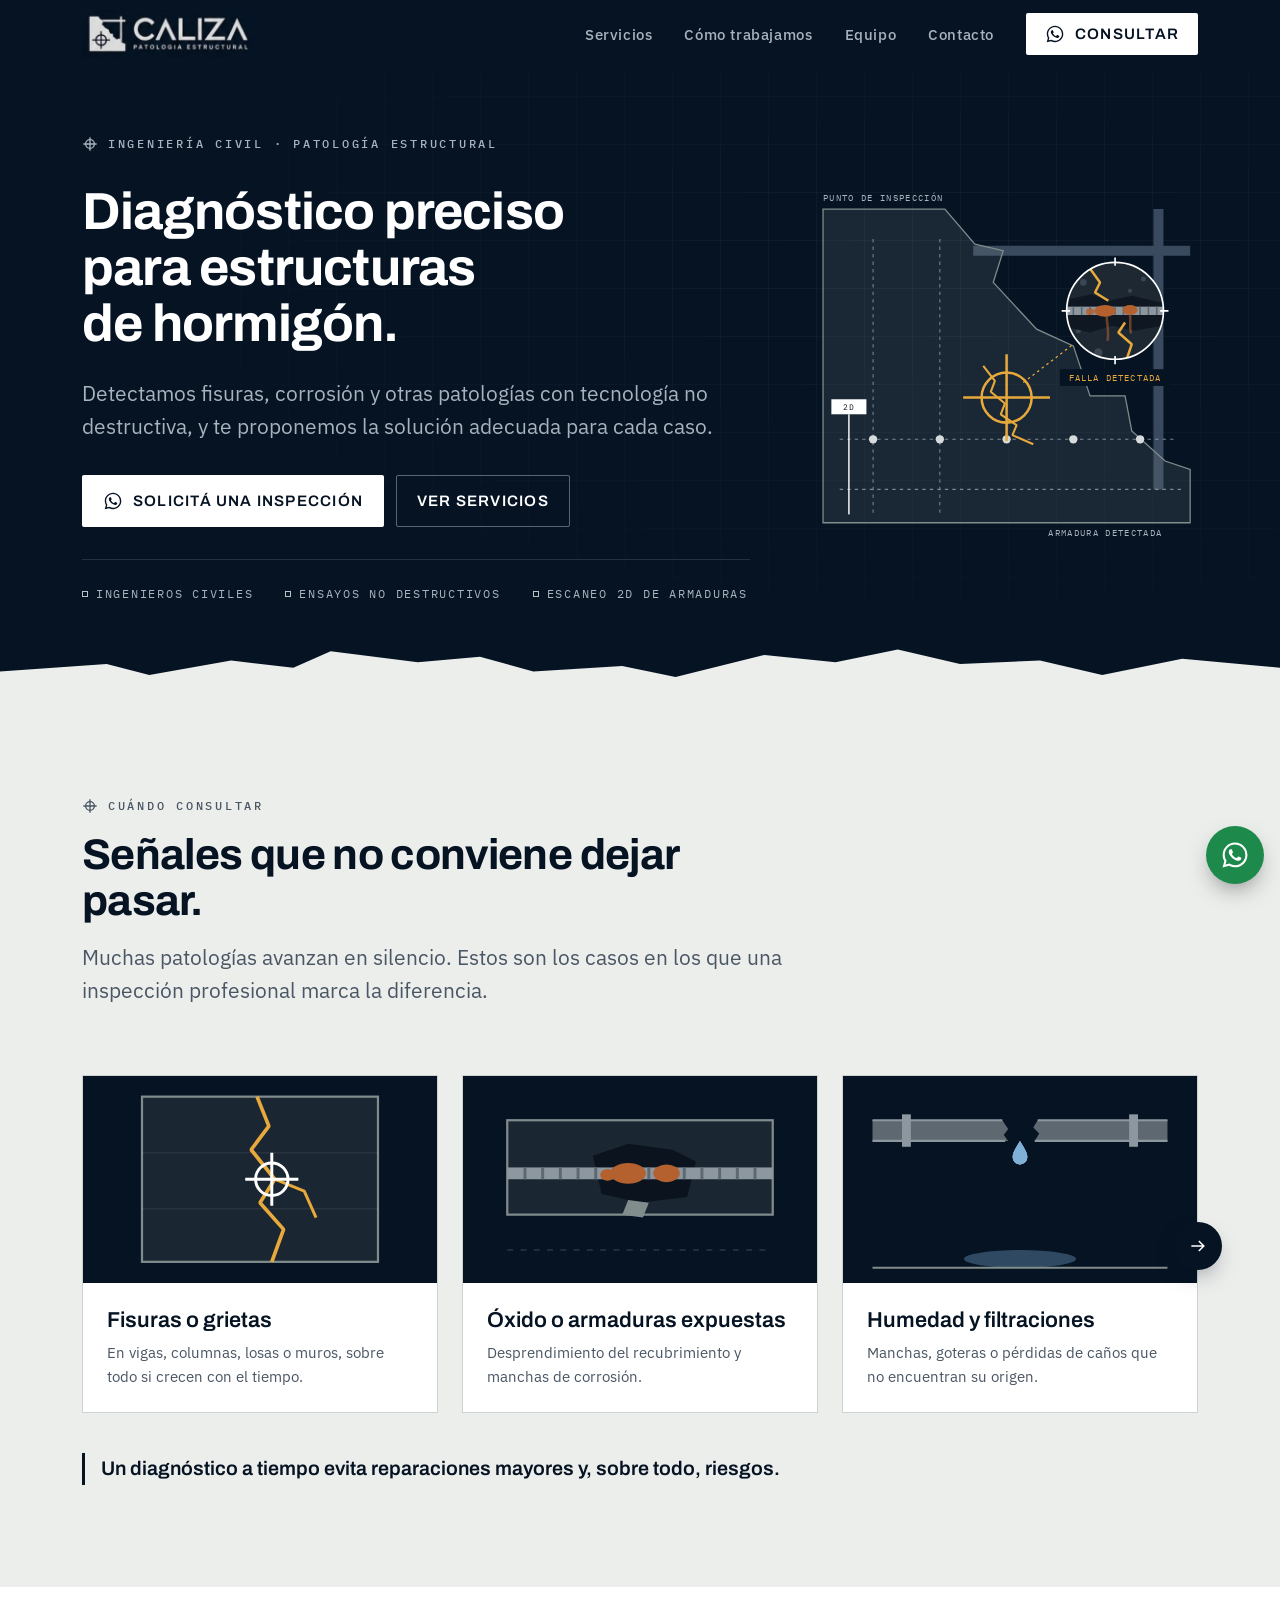
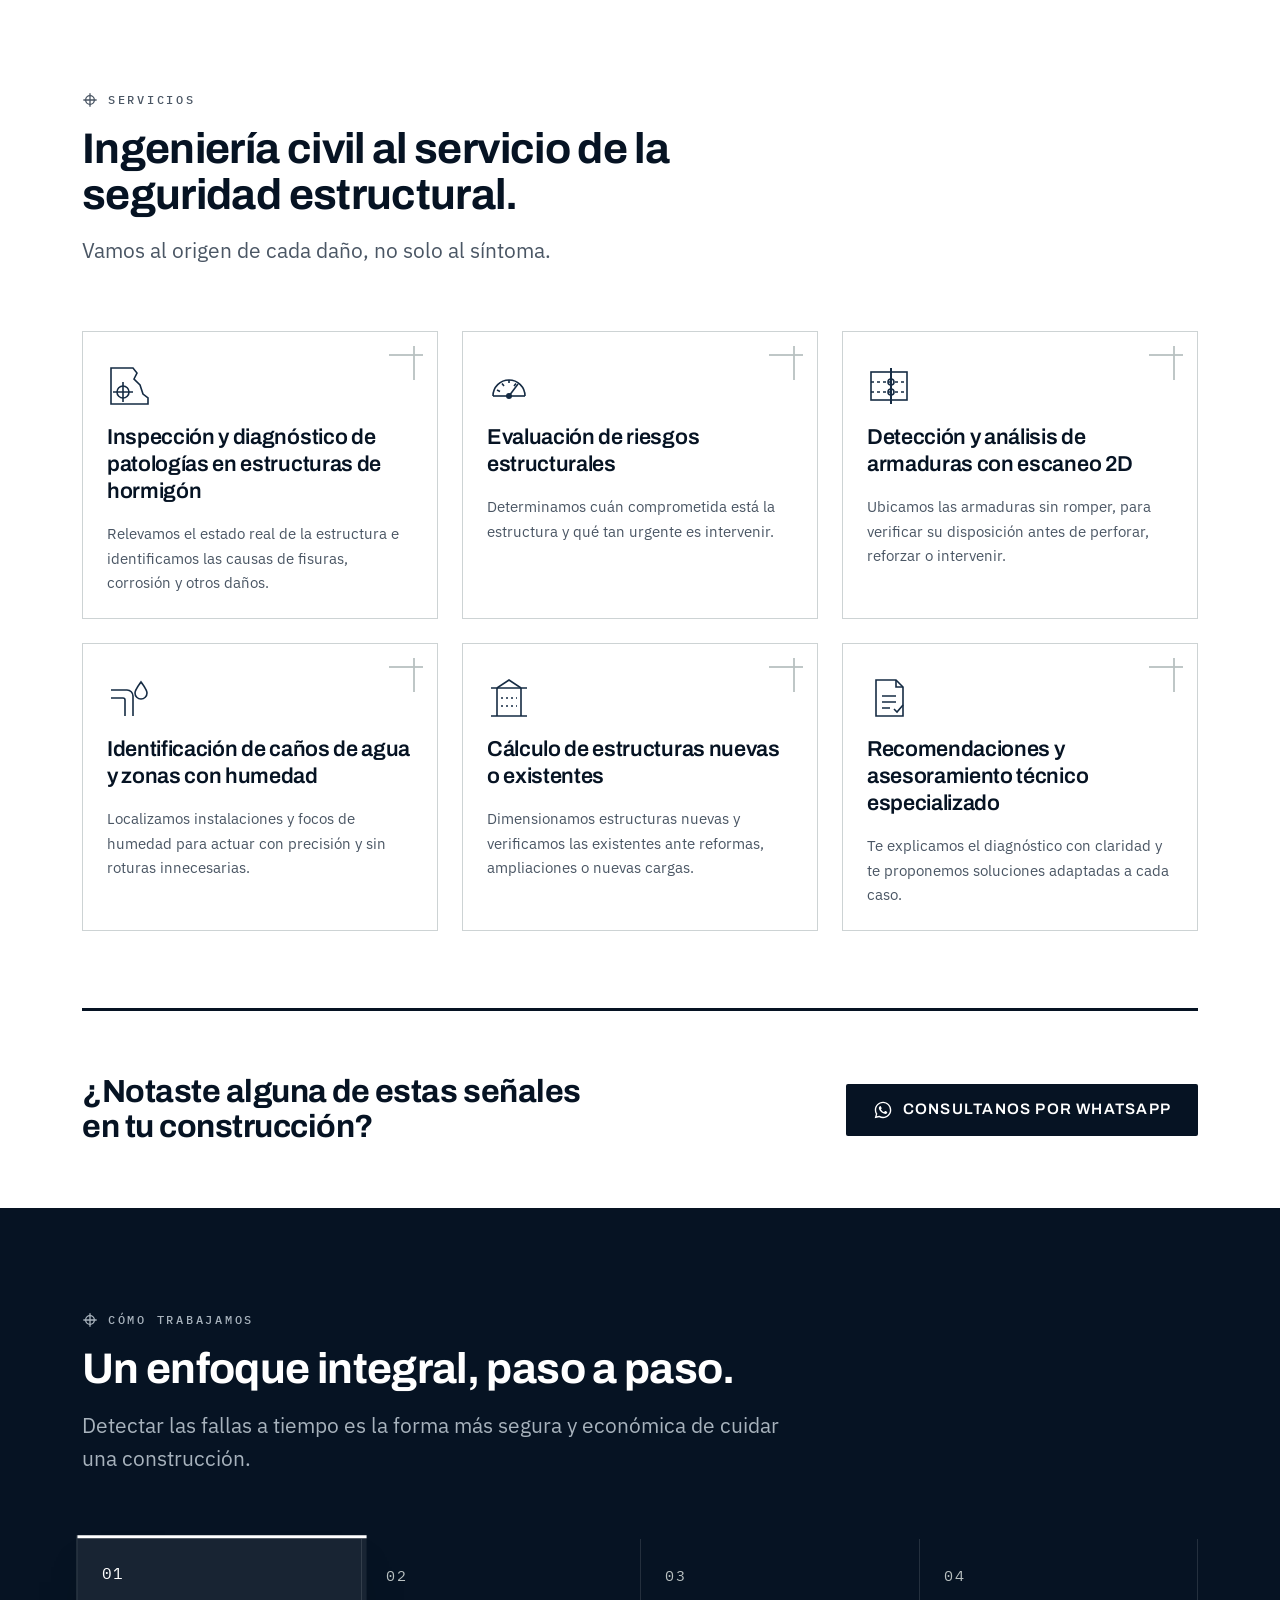
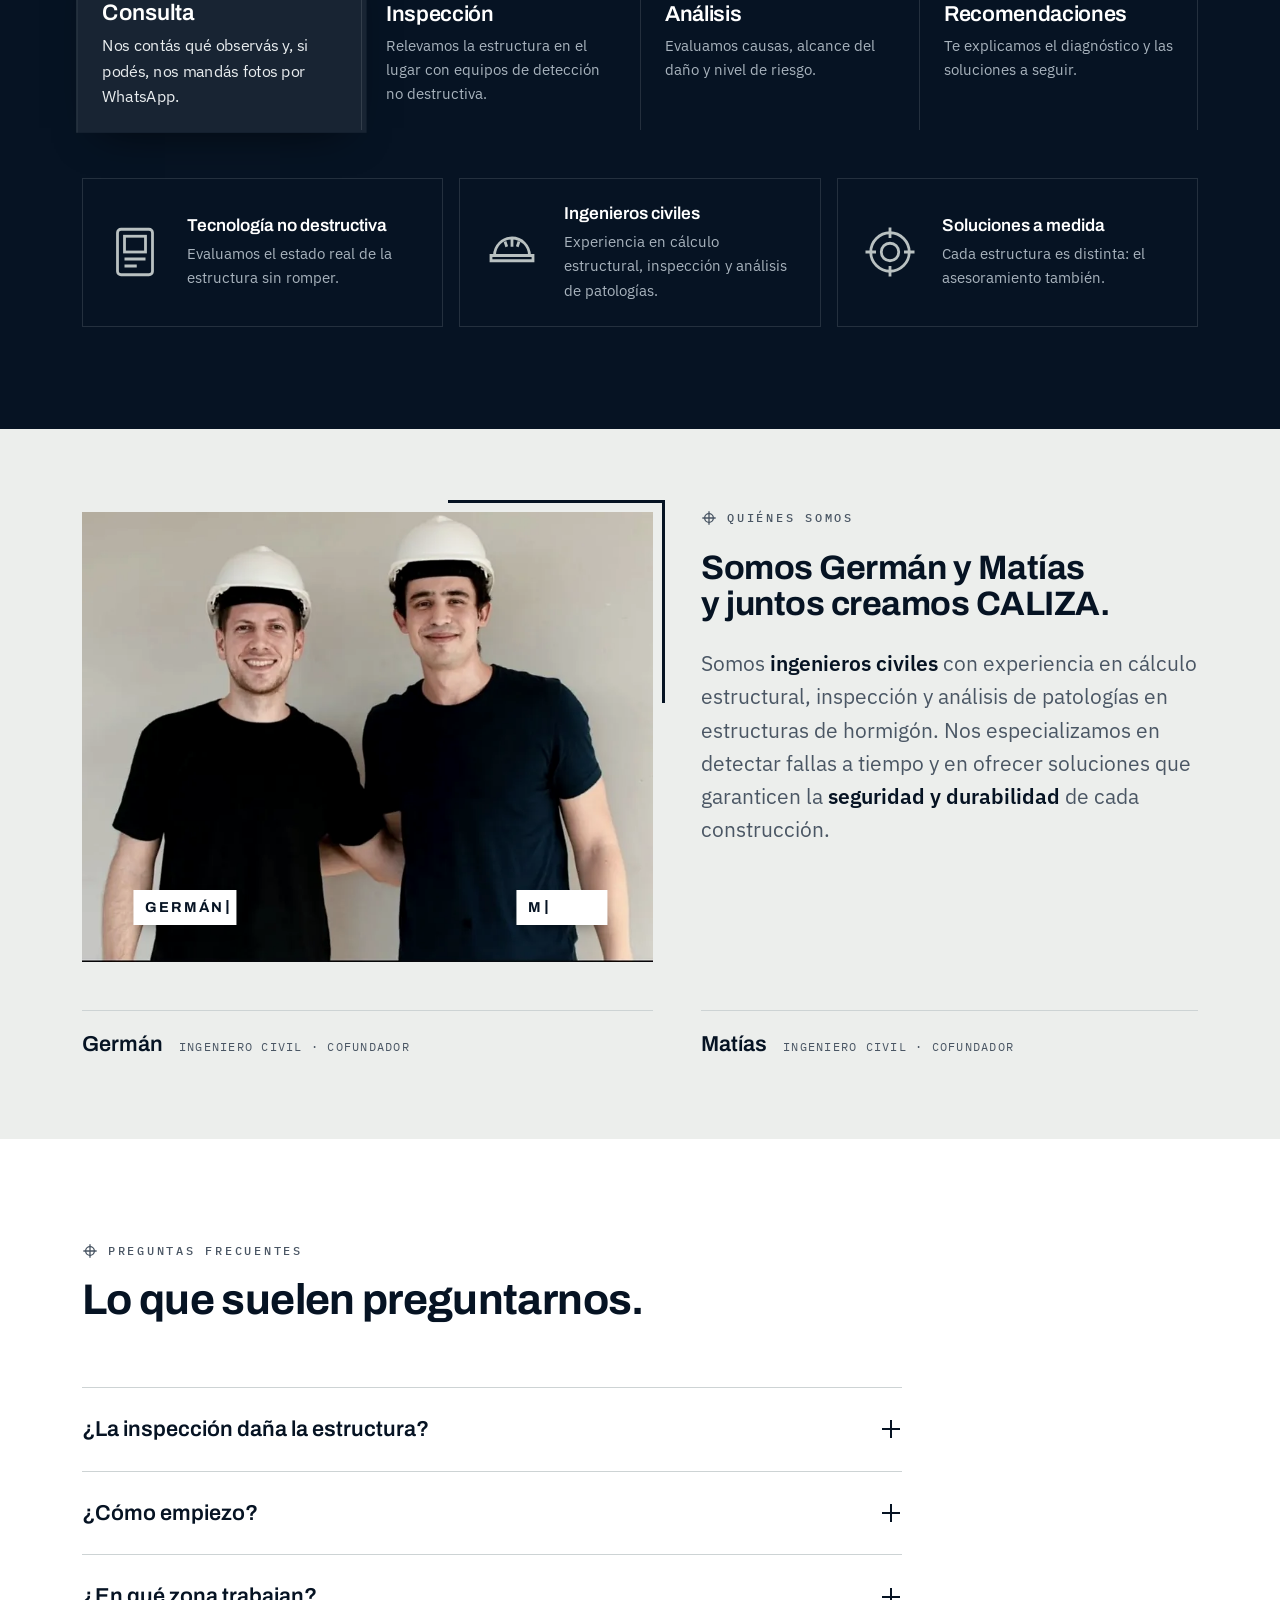
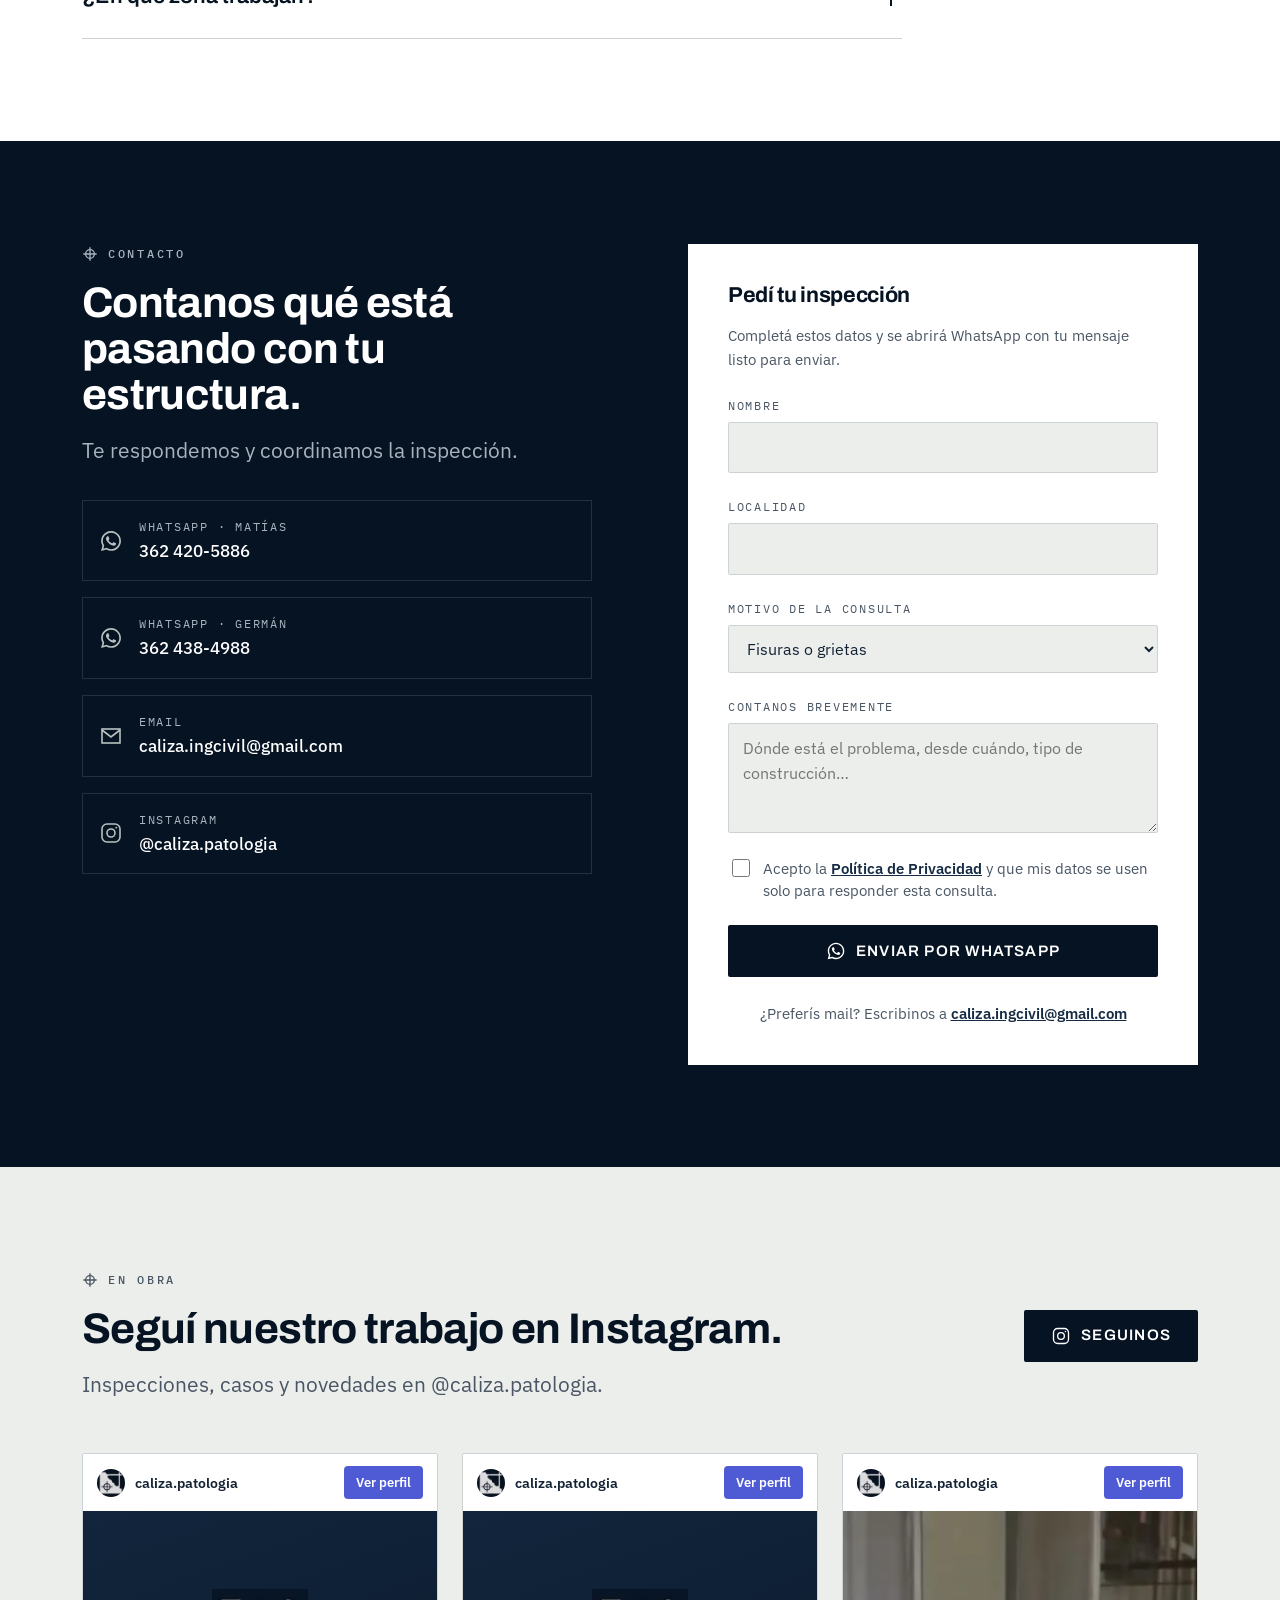
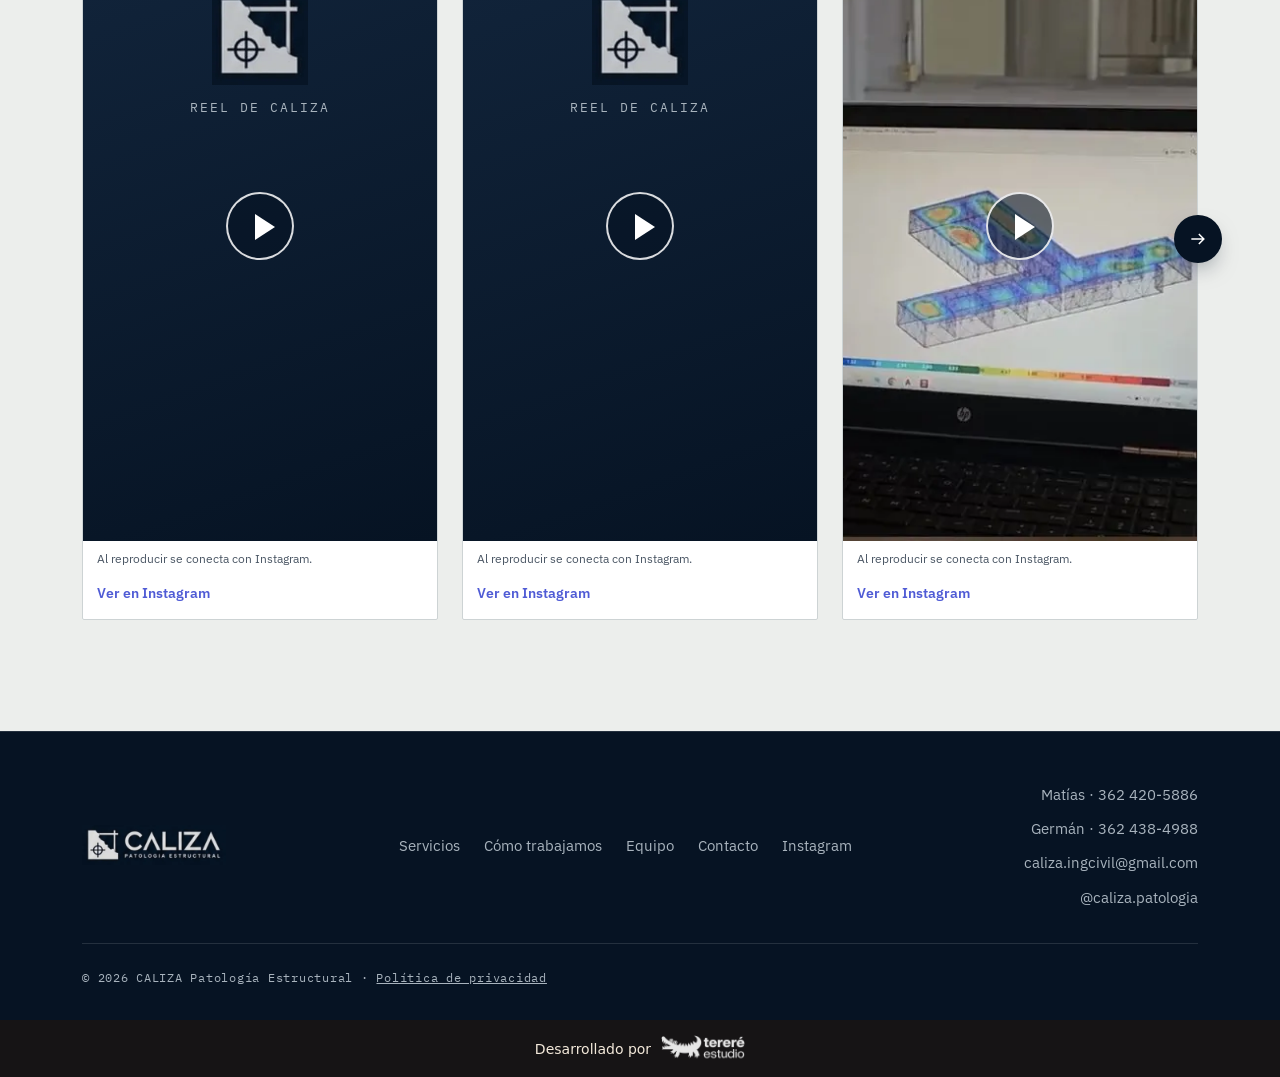
<file: index.html>
<!doctype html>
<html lang="es-AR">
<head>
<meta charset="utf-8">
<meta name="viewport" content="width=device-width, initial-scale=1">
<title>CALIZA Patología Estructural | Inspección y diagnóstico de estructuras de hormigón</title>
<meta name="description" content="Ingenieros civiles especializados en patología estructural. Inspección no destructiva, diagnóstico de fisuras y corrosión, escaneo 2D de armaduras, detección de humedad y cálculo estructural.">
<meta name="theme-color" content="#061323">
<meta name="format-detection" content="telephone=no, email=no, address=no">

<!-- Open Graph -->
<meta property="og:type" content="website">
<meta property="og:locale" content="es_AR">
<meta property="og:title" content="CALIZA Patología Estructural">
<meta property="og:description" content="Diagnóstico preciso para estructuras de hormigón. Inspección no destructiva, evaluación de riesgos y asesoramiento técnico.">
<meta property="og:image" content="assets/img/og-caliza.jpg">
<meta name="twitter:card" content="summary_large_image">

<link rel="icon" type="image/png" href="assets/img/favicon.png">
<link rel="apple-touch-icon" href="assets/img/apple-touch-icon.png">

<!-- Tipografías locales: Archivo (titulares) + IBM Plex Sans (texto) + IBM Plex Mono (rótulos técnicos) -->
<link rel="preload" href="/fonts/archivo-latin-700-normal.woff2" as="font" type="font/woff2" crossorigin>
<link rel="stylesheet" href="/fonts/fonts.css">

<!-- Datos estructurados -->
<script type="application/ld+json">
{
  "@context": "https://schema.org",
  "@type": "ProfessionalService",
  "name": "CALIZA Patología Estructural",
  "description": "Inspección, diagnóstico y evaluación de patologías en estructuras de hormigón. Escaneo 2D de armaduras, detección de humedad y cálculo estructural.",
  "image": "assets/img/og-caliza.jpg",
  "logo": "assets/img/caliza-isotipo.webp",
  "telephone": ["+5493624205886", "+5493624384988"],
  "sameAs": ["https://www.instagram.com/caliza.patologia"],
  "founder": [
    {"@type": "Person", "name": "Germán", "jobTitle": "Ingeniero civil"},
    {"@type": "Person", "name": "Matías", "jobTitle": "Ingeniero civil"}
  ],
  "knowsAbout": ["Patología estructural", "Estructuras de hormigón", "Ensayos no destructivos", "Cálculo estructural"]
}
</script>

<style>
/* =========================================================
   1. DESIGN TOKENS
   ========================================================= */
:root{
  /* Color — derivado del logo */
  --navy-950:#061323;   /* fondo exacto del logo horizontal */
  --navy-900:#0a1b2f;
  --navy-800:#12253c;
  --navy-700:#152b43;   /* azul del wordmark */
  --slate-600:#293646;
  --concrete-500:#818d8d; /* gris hormigón del isotipo */
  --concrete-300:#b9c1c1;
  --concrete-200:#d6dbdb;
  --stone-100:#eceeec;  /* "caliza": piedra clara */
  --white:#ffffff;
  --text:#132233;
  --text-muted:#4a5664;  /* AA sobre stone-100 y blanco */
  --on-dark:#e9edef;
  --on-dark-muted:#a8b3bd; /* AA sobre navy-950 */
  --line-dark:rgba(255,255,255,.12);
  --line-light:#cdd3d4;
  --wa:#1d8a4b;

  /* Tipografía */
  --font-head:"Archivo",system-ui,sans-serif;
  --font-body:"IBM Plex Sans",system-ui,sans-serif;
  --font-mono:"IBM Plex Mono",ui-monospace,monospace;
  --fs-xs:clamp(.72rem,.7rem + .1vw,.78rem);
  --fs-sm:clamp(.88rem,.85rem + .15vw,.95rem);
  --fs-base:clamp(1rem,.96rem + .2vw,1.08rem);
  --fs-lg:clamp(1.12rem,1.05rem + .35vw,1.3rem);
  --fs-h3:clamp(1.15rem,1.08rem + .35vw,1.35rem);
  --fs-h2:clamp(1.75rem,1.4rem + 1.6vw,2.7rem);
  --fs-h1:clamp(2rem,1.5rem + 2.2vw,3.3rem);

  /* Espaciado (base 8) */
  --s1:4px;--s2:8px;--s3:16px;--s4:24px;--s5:32px;--s6:48px;--s7:64px;--s8:96px;--s9:128px;
  --section-y:clamp(64px,8vw,120px);
  --container:1180px;
  --gutter:clamp(16px,4vw,32px);
  --header-h:68px;
}

/* =========================================================
   2. BASE
   ========================================================= */
*,*::before,*::after{box-sizing:border-box}
html{scroll-behavior:smooth;scroll-padding-top:calc(var(--header-h) + 8px);-webkit-text-size-adjust:100%}
body{margin:0;font-family:var(--font-body);font-size:var(--fs-base);line-height:1.6;color:var(--text);background:var(--white);overflow-x:hidden}
img{max-width:100%;display:block;height:auto}
a{color:inherit}
h1,h2,h3{font-family:var(--font-head);line-height:1.08;margin:0;letter-spacing:-.015em}
p{margin:0}
:focus-visible{outline:2px solid var(--concrete-300);outline-offset:3px}
.on-light :focus-visible{outline-color:var(--navy-700)}
.skip{position:absolute;left:-9999px;top:8px;background:var(--white);color:var(--navy-950);padding:8px 14px;z-index:200;font-weight:600}
.skip:focus{left:8px}
.container{width:100%;max-width:var(--container);margin-inline:auto;padding-inline:var(--gutter)}
.visually-hidden{position:absolute;width:1px;height:1px;overflow:hidden;clip:rect(0 0 0 0);white-space:nowrap}

/* Marcador de datos faltantes (eliminar al completar) */
.todo{background:#fff1b8;color:#4a3a00;font-family:var(--font-mono);font-size:.85em;padding:0 .35em;outline:1px dashed #b38f00}

/* =========================================================
   3. COMPONENTES
   ========================================================= */
/* Rótulo técnico de sección: mira + numeración */
.label{display:inline-flex;align-items:center;gap:10px;font-family:var(--font-mono);font-size:var(--fs-xs);font-weight:500;letter-spacing:.22em;text-transform:uppercase;color:var(--text-muted)}
.label svg{width:16px;height:16px;flex:none}
.dark .label{color:var(--on-dark-muted)}

.btn{display:inline-flex;align-items:center;justify-content:center;gap:10px;min-height:52px;padding:0 26px;font-family:var(--font-head);font-weight:600;font-size:var(--fs-sm);letter-spacing:.08em;text-transform:uppercase;text-decoration:none;border:1.5px solid transparent;border-radius:2px;cursor:pointer;transition:background .2s,color .2s,border-color .2s,transform .2s}
.btn svg{width:20px;height:20px;flex:none}
.btn-primary{background:var(--white);color:var(--navy-950)}
.btn-primary:hover{background:var(--concrete-200)}
.btn-ghost{border-color:rgba(255,255,255,.35);color:var(--white)}
.btn-ghost:hover{border-color:var(--white)}
.btn-dark{background:var(--navy-950);color:var(--white)}
.btn-dark:hover{background:var(--slate-600)}
.btn:active{transform:translateY(1px)}

/* Esquina estructural (pórtico del logo) */
.frame{position:relative}
.frame::before,.frame::after{content:"";position:absolute;background:currentColor;opacity:.9;transition:transform .35s ease}
.frame::before{top:14px;right:22px;width:2px;height:34px}
.frame::after{top:22px;right:14px;width:34px;height:2px}

/* =========================================================
   4. HEADER
   ========================================================= */
.site-header{position:fixed;inset:0 0 auto 0;z-index:100;background:var(--navy-950);border-bottom:1px solid transparent;transition:border-color .3s}
.site-header.scrolled{border-bottom-color:var(--line-dark)}
.header-inner{height:var(--header-h);display:flex;align-items:center;justify-content:space-between;gap:var(--s4)}
.brand{display:block;flex:none}
.brand img{height:48px;width:auto}
.nav{display:flex;align-items:center;gap:var(--s5)}
.nav ul{list-style:none;margin:0;padding:0;display:flex;gap:var(--s5)}
.nav a:not(.btn){color:var(--on-dark-muted);text-decoration:none;font-size:var(--fs-sm);font-weight:500;letter-spacing:.04em;padding:8px 0;position:relative;transition:color .2s}
.nav a:not(.btn)::after{content:"";position:absolute;left:0;bottom:2px;height:1.5px;width:0;background:var(--white);transition:width .25s}
.nav a:not(.btn):hover{color:var(--white)}
.nav a:not(.btn):hover::after{width:100%}
.nav .btn{min-height:42px;padding:0 18px}
.menu-toggle{display:none;background:none;border:0;color:var(--white);width:44px;height:44px;padding:10px;cursor:pointer}
.menu-toggle span{display:block;height:2px;background:currentColor;margin:5px 0;transition:transform .25s,opacity .25s}
.menu-toggle[aria-expanded="true"] span:nth-child(1){transform:translateY(7px) rotate(45deg)}
.menu-toggle[aria-expanded="true"] span:nth-child(2){opacity:0}
.menu-toggle[aria-expanded="true"] span:nth-child(3){transform:translateY(-7px) rotate(-45deg)}

@media (max-width:899px){
  .brand img{height:40px}
  .menu-toggle{display:block}
  .nav{position:fixed;top:var(--header-h);left:0;right:0;background:var(--navy-950);flex-direction:column;align-items:stretch;gap:0;padding:var(--s3) var(--gutter) var(--s5);border-bottom:1px solid var(--line-dark);transform:translateY(-8px);opacity:0;visibility:hidden;transition:opacity .25s,transform .25s,visibility .25s}
  .nav.open{opacity:1;visibility:visible;transform:none}
  .nav ul{flex-direction:column;gap:0}
  .nav li a:not(.btn){display:block;padding:14px 0;font-size:1rem;border-bottom:1px solid var(--line-dark)}
  .nav .btn{margin-top:var(--s4);min-height:52px}
}

/* =========================================================
   5. HERO
   ========================================================= */
.dark{background:var(--navy-950);color:var(--on-dark)}
.hero{position:relative;padding-top:calc(var(--header-h) + clamp(32px,5vw,64px));padding-bottom:clamp(64px,7vw,100px);overflow:hidden}
.hero::before{ /* grilla de relevamiento */
  content:"";position:absolute;inset:0;pointer-events:none;
  background-image:linear-gradient(var(--line-dark) 1px,transparent 1px),linear-gradient(90deg,var(--line-dark) 1px,transparent 1px);
  background-size:48px 48px;opacity:.35;
  -webkit-mask-image:radial-gradient(ellipse at 75% 40%,#000 0%,transparent 70%);mask-image:radial-gradient(ellipse at 75% 40%,#000 0%,transparent 70%)}
.hero-grid{position:relative;display:grid;gap:var(--s6);align-items:center}
.hero h1{font-size:var(--fs-h1);font-weight:700;color:var(--white);margin-top:var(--s4)}
@media (min-width:600px){.hero h1 .l{display:block;white-space:nowrap}}
.hero .lead{font-size:var(--fs-lg);color:var(--on-dark-muted);margin-top:var(--s4);max-width:52ch}
.hero-ctas{display:flex;flex-wrap:wrap;gap:12px;margin-top:var(--s5)}
@media (min-width:600px){.hero-ctas{flex-wrap:nowrap}.hero-ctas .btn{padding:0 20px;white-space:nowrap}}
.hero-facts{list-style:none;padding:0;margin:var(--s5) 0 0;display:grid;grid-template-columns:repeat(3,auto);justify-content:start;gap:var(--s3) var(--s5);border-top:1px solid var(--line-dark);padding-top:var(--s4)}
.hero-facts li{font-family:var(--font-mono);font-size:var(--fs-xs);letter-spacing:.14em;text-transform:uppercase;color:var(--on-dark-muted);display:flex;align-items:center;gap:8px}
.hero-facts li::before{content:"";width:6px;height:6px;border:1.5px solid var(--concrete-300);flex:none}
.hero-visual{width:100%;max-width:520px;justify-self:center}
.hero-visual svg{width:100%;height:auto;overflow:visible}
@media (max-width:599px){
  .hero{padding-top:calc(var(--header-h) + 32px)}
  .hero-facts{display:none}
  .hero-grid{gap:var(--s5)}
  .hero-ctas .btn{width:100%}
}
@media (min-width:960px){
  .hero-grid{grid-template-columns:1.25fr .75fr}
  .hero-visual{justify-self:end}
}

/* animación del hero (ciclo de 9 s): la mira busca, la estructura vibra,
   aparece la fisura y una lupa muestra el detalle de la falla.
   Los estilos base son el estado final, así con movimiento reducido se ve el diagnóstico completo. */
.hv-scan{animation:scan 9s cubic-bezier(.45,0,.55,1) infinite}
@keyframes scan{0%{transform:translateX(0)}45%{transform:translateX(330px)}90%,100%{transform:translateX(0)}}
.hit{opacity:1;animation:hit 9s linear infinite}
.hit:nth-of-type(2){animation-delay:.5s}.hit:nth-of-type(3){animation-delay:1s}.hit:nth-of-type(4){animation-delay:1.5s}.hit:nth-of-type(5){animation-delay:2s}
@keyframes hit{0%,8%{opacity:.2}14%,90%{opacity:1}100%{opacity:.2}}

.hv-slab{animation:shake 9s linear infinite}
@keyframes shake{0%,43%{transform:translate(0,0)}44%{transform:translate(-4px,1px)}45%{transform:translate(4px,-1px)}46%{transform:translate(-3px,1px)}47%{transform:translate(3px,0)}48%{transform:translate(-1px,0)}49%,100%{transform:translate(0,0)}}

.hv-target{transform:translate(250px,250px);color:#e8a93c;animation:seek 9s cubic-bezier(.65,0,.35,1) infinite,tcolor 9s linear infinite}
@keyframes seek{
  0%{transform:translate(100px,140px)}
  12%{transform:translate(190px,96px)}
  24%{transform:translate(110px,300px)}
  36%{transform:translate(310px,320px)}
  46%,90%{transform:translate(250px,250px)}
  100%{transform:translate(100px,140px)}}
@keyframes tcolor{0%,46%{color:#ffffff}49%,88%{color:#e8a93c}94%,100%{color:#ffffff}}
.hv-ring{transform-origin:center;transform-box:fill-box;animation:pulse 1.5s ease-out infinite}
@keyframes pulse{0%{transform:scale(.7);opacity:.9}100%{transform:scale(1.9);opacity:0}}

.hv-crack{stroke-dasharray:150;stroke-dashoffset:0;animation:crack 9s linear infinite}
@keyframes crack{0%,47%{stroke-dashoffset:150;opacity:0}48%{opacity:1}56%,88%{stroke-dashoffset:0;opacity:1}94%,100%{stroke-dashoffset:0;opacity:0}}

.hv-lens{transform-origin:center;transform-box:fill-box;animation:lens 9s cubic-bezier(.2,.8,.2,1) infinite}
@keyframes lens{0%,54%{opacity:0;transform:scale(.15)}62%,88%{opacity:1;transform:scale(1)}94%,100%{opacity:0;transform:scale(.15)}}
.hv-link{animation:link 9s linear infinite}
@keyframes link{0%,55%{opacity:0}60%,88%{opacity:1}93%,100%{opacity:0}}

/* corte irregular (borde fisurado del isotipo) */
.crack-edge{position:absolute;left:0;right:0;bottom:-1px;height:clamp(28px,4vw,56px);color:var(--stone-100)}
.crack-edge svg{width:100%;height:100%;display:block}

/* =========================================================
   6. SECCIONES GENERALES
   ========================================================= */
section{position:relative}
.section{padding-block:var(--section-y)}
.bg-stone{background:var(--stone-100)}
.section-head{display:grid;gap:var(--s3);margin-bottom:clamp(40px,5vw,64px);max-width:720px}
.section-head h2{font-size:var(--fs-h2);font-weight:700;color:var(--navy-950)}
.section-head p{color:var(--text-muted);font-size:var(--fs-lg)}
.dark .section-head h2{color:var(--white)}
.dark .section-head p{color:var(--on-dark-muted)}

/* --- Señales --- */
.signal{background:var(--white);border:1px solid var(--line-light);display:flex;flex-direction:column}
.signal-art{background:var(--navy-950);aspect-ratio:240/140;display:block}
.signal-art svg{width:100%;height:100%;display:block}
.signal-body{padding:var(--s4)}
.signal strong{display:block;font-family:var(--font-head);font-weight:600;color:var(--navy-950);font-size:var(--fs-h3);line-height:1.25}
.signal span{display:block;color:var(--text-muted);font-size:var(--fs-sm);margin-top:6px}
.signals-note{margin-top:var(--s5);font-family:var(--font-head);font-weight:600;font-size:var(--fs-lg);color:var(--navy-950);max-width:46ch;padding-left:var(--s3);border-left:3px solid var(--navy-950)}
@media (min-width:900px){.signals-note{max-width:none;white-space:nowrap;font-size:clamp(1rem,.55rem + .85vw,1.3rem)}}

/* animaciones de las ilustraciones */
.sg-crack{stroke-dasharray:140;stroke-dashoffset:0;animation:sgCrack 4.5s ease-in-out infinite}
.sg-crack.d2{animation-delay:.9s}
@keyframes sgCrack{0%{stroke-dashoffset:140;opacity:1}40%,82%{stroke-dashoffset:0;opacity:1}96%,100%{stroke-dashoffset:0;opacity:0}}
.sg-blink{animation:sgBlink 1.4s steps(1) infinite}
@keyframes sgBlink{50%{opacity:.15}}
.sg-rust{transform-box:fill-box;transform-origin:center;animation:sgRust 3s ease-in-out infinite}
.sg-rust.d2{animation-delay:.7s}.sg-rust.d3{animation-delay:1.4s}
@keyframes sgRust{0%,100%{transform:scale(.6);opacity:.55}50%{transform:scale(1.15);opacity:1}}
.sg-fall{transform-box:fill-box;transform-origin:center;animation:sgFall 3.2s ease-in infinite}
@keyframes sgFall{0%,35%{transform:translate(0,0) rotate(0);opacity:1}85%{transform:translate(6px,46px) rotate(40deg);opacity:1}100%{transform:translate(6px,46px) rotate(40deg);opacity:0}}
.sg-drop{animation:sgDrop 1.8s cubic-bezier(.55,0,1,.45) infinite}
.sg-drop.d2{animation-delay:.6s}.sg-drop.d3{animation-delay:1.2s}
@keyframes sgDrop{0%{transform:translateY(0);opacity:0}10%{opacity:1}85%{transform:translateY(66px);opacity:1}100%{transform:translateY(70px);opacity:0}}
.sg-pool{transform-box:fill-box;transform-origin:center;animation:sgPool 1.8s ease-out infinite}
@keyframes sgPool{0%,70%{transform:scale(.85)}85%{transform:scale(1.08)}100%{transform:scale(.85)}}
.sg-stack{animation:sgStack 4s cubic-bezier(.3,0,.2,1) infinite}
@keyframes sgStack{0%{transform:translateY(-40px);opacity:0}15%{opacity:1}38%{transform:translateY(0)}42%{transform:translateY(-3px)}46%,84%{transform:translateY(0);opacity:1}100%{transform:translateY(0);opacity:0}}
.sg-scan{animation:sgScan 4s ease-in-out infinite alternate}
@keyframes sgScan{0%{transform:translate(-38px,-14px)}50%{transform:translate(10px,14px)}100%{transform:translate(40px,-6px)}}

/* --- Carrusel genérico (señales e Instagram) --- */
.carousel{position:relative}
.car-track{display:flex;overflow-x:auto;scroll-snap-type:x mandatory;gap:var(--s4);scrollbar-width:none;list-style:none;margin:0;padding:4px 0 8px;align-items:stretch}
.car-track::-webkit-scrollbar{display:none}
.car-track > *{flex:0 0 calc((100% - 2 * var(--s4)) / 3);scroll-snap-align:start;min-width:0}
.car-btn{position:absolute;top:50%;z-index:3;width:48px;height:48px;border-radius:50%;border:0;background:var(--navy-950);color:var(--white);display:grid;place-items:center;cursor:pointer;box-shadow:0 10px 24px -10px rgba(6,19,35,.6);transform:translateY(-50%);transition:opacity .2s,background .2s}
.car-btn:hover{background:var(--slate-600)}
.car-btn:disabled{opacity:0;pointer-events:none}
.car-btn svg{width:20px;height:20px}
.car-btn.prev{left:-24px}.car-btn.prev svg{transform:rotate(180deg)}
.car-btn.next{right:-24px}
@media (max-width:899px){.car-track > *{flex-basis:calc((100% - var(--s4)) / 2)}}
@media (max-width:699px){
  .car-track{gap:var(--s3);margin-inline:calc(var(--gutter) * -1);padding:4px var(--gutter) 8px;scroll-padding-inline:var(--gutter)}
  .car-track > *{flex-basis:84%}
  .car-btn{display:none}
}

/* --- Servicios --- */
.services{display:grid;gap:var(--s4);list-style:none;padding:0;margin:0}
.service{color:var(--navy-950);background:var(--white);border:1px solid var(--line-light);padding:var(--s5) var(--s4) var(--s4);display:flex;flex-direction:column;gap:var(--s3);transition:border-color .25s,box-shadow .25s,transform .25s}
.service .frame-wrap{color:var(--concrete-300)}
.service:hover{border-color:var(--navy-700);box-shadow:0 18px 40px -24px rgba(6,19,35,.45);transform:translateY(-3px)}
.service:hover::before{transform:translateY(-4px)}
.service:hover::after{transform:translateX(4px)}
.service-top{display:flex;align-items:center;justify-content:space-between}
.service-num{font-family:var(--font-mono);font-size:var(--fs-xs);letter-spacing:.2em;color:var(--text-muted)}
.service-icon{width:44px;height:44px;color:var(--navy-700)}
.service h3{font-size:var(--fs-h3);font-weight:600;line-height:1.25}
.service p{color:var(--text-muted);font-size:var(--fs-sm)}
.service.frame{color:var(--concrete-300)}
.service.frame > *{color:initial}
.service.frame .service-icon{color:var(--navy-700)}
.service.frame h3{color:var(--navy-950)}
.service.frame p,.service.frame .service-num{color:var(--text-muted)}
@media (max-width:699px){
  .services{display:flex;overflow-x:auto;scroll-snap-type:x mandatory;gap:var(--s3);margin-inline:calc(var(--gutter) * -1);padding:4px var(--gutter) 8px;scroll-padding-inline:var(--gutter);scrollbar-width:none;-webkit-overflow-scrolling:touch}
  .services::-webkit-scrollbar{display:none}
  .service{flex:0 0 84%;scroll-snap-align:start}
  .service:hover{transform:none}
  .services .reveal{opacity:1;transform:none}
}
.carousel-dots{display:flex;justify-content:center;gap:8px;margin-top:var(--s4)}
.carousel-dots button{width:28px;height:28px;padding:0;border:0;background:none;cursor:pointer;display:grid;place-items:center}
.carousel-dots button::before{content:"";width:8px;height:8px;border:1.5px solid var(--navy-700);transition:background .2s,width .2s}
.carousel-dots button[aria-current="true"]::before{background:var(--navy-700);width:20px}
@media (min-width:700px){.carousel-dots{display:none}}
@media (min-width:700px){.services{grid-template-columns:repeat(2,1fr)}}
@media (min-width:900px){.services{grid-template-columns:repeat(3,1fr)}}

/* --- Método --- */
.steps{list-style:none;margin:0;padding:0;display:grid;gap:0;counter-reset:step}
.step{position:relative;padding:var(--s4) 0 var(--s4) 64px;border-top:1px solid var(--line-dark);transition:background .5s ease,transform .5s ease,box-shadow .5s ease}
.step.active{background:rgba(255,255,255,.07);transform:scale(1.04);box-shadow:inset 0 3px 0 var(--white),0 20px 40px -24px rgba(0,0,0,.7);z-index:1}
.step.active .step-n{color:var(--white)}
.step.active p{color:var(--on-dark)}
.step:last-child{border-bottom:1px solid var(--line-dark)}
.step-n{position:absolute;left:0;top:var(--s4);font-family:var(--font-mono);font-size:var(--fs-sm);color:var(--concrete-300);letter-spacing:.1em}
.step h3{font-size:var(--fs-h3);font-weight:600;color:var(--white)}
.step p{color:var(--on-dark-muted);font-size:var(--fs-sm);margin-top:6px;max-width:40ch}
.diffs{display:grid;gap:var(--s3);margin-top:var(--s6)}
.diff{border:1px solid var(--line-dark);padding:var(--s4);display:flex;gap:var(--s4);align-items:center}
.diff svg{width:56px;height:56px;flex:none;color:var(--concrete-300);stroke-width:1.3}
.diff strong{display:block;font-family:var(--font-head);font-weight:600;color:var(--white);line-height:1.3}
.diff span{display:block;font-size:var(--fs-sm);color:var(--on-dark-muted);margin-top:4px}
@media (max-width:599px){.lm{display:block}}
@media (max-width:799px){.step{padding-right:var(--s3);padding-left:76px}.step-n{left:22px;top:calc(var(--s4) + 7px)}.step.active{transform:scale(1.02)}}
@media (min-width:800px){
  .steps{grid-template-columns:repeat(4,1fr)}
  .step{padding:var(--s7) var(--s4) var(--s4) 0;border-top:0;border-bottom:0;border-left:1px solid var(--line-dark);padding-left:var(--s4)}
  .step:last-child{border-bottom:0;border-right:1px solid var(--line-dark)}
  .step-n{top:var(--s4);left:var(--s4)}
  .diffs{grid-template-columns:repeat(3,1fr)}
}

/* --- Equipo --- */
.team{display:grid;gap:var(--s5);align-items:start}
.team-photo{position:relative;margin:0}
.team-photo img{width:100%;aspect-ratio:1080/851;object-fit:cover;filter:grayscale(.15) contrast(1.03)}
.photo-wrap::after{ /* esquina estructural sobre la foto */
  content:"";position:absolute;right:-12px;top:-12px;width:38%;height:45%;border-top:3px solid var(--navy-950);border-right:3px solid var(--navy-950);pointer-events:none}
.photo-wrap{position:relative}
.name-tag{position:absolute;left:var(--x);top:var(--y);transform:translateX(-50%);background:var(--white);color:var(--navy-950);font-family:var(--font-head);font-weight:700;font-size:clamp(.72rem,.65rem + .35vw,.9rem);letter-spacing:.14em;text-transform:uppercase;padding:6px 12px;white-space:nowrap;box-shadow:0 6px 16px -8px rgba(0,0,0,.5)}
.name-tag .tw{position:absolute;left:12px;top:6px;white-space:nowrap}
.js .name-tag .ghost{visibility:hidden}
.name-tag{transition:opacity .35s ease,transform .45s cubic-bezier(.2,.8,.2,1)}
.js .name-tag{opacity:0;transform:translate(-50%,12px) scale(.9)}
.js .name-tag.on{opacity:1;transform:translateX(-50%)}
.name-tag .tw::after{content:"";display:inline-block;width:2px;height:1em;background:currentColor;margin-left:2px;vertical-align:-2px;animation:blink .7s steps(1) infinite}
.name-tag.done .tw::after{animation:none;opacity:0}
@keyframes blink{50%{opacity:0}}
.team-photo figcaption{margin-top:var(--s2);font-family:var(--font-mono);font-size:var(--fs-xs);letter-spacing:.12em;text-transform:uppercase;color:var(--text-muted)}
.team-copy h2{font-size:var(--fs-h2);color:var(--navy-950);margin-top:var(--s3)}
@media (min-width:600px){.team-copy h2{font-size:clamp(1.5rem,.6rem + 1.9vw,2.3rem)}.team-copy h2 .l{display:block;white-space:nowrap}}
.team-copy p{margin-top:var(--s4);color:var(--text-muted);font-size:var(--fs-lg);max-width:54ch}
.team-copy p strong{color:var(--navy-950);font-weight:600}
.partners{list-style:none;margin:0;padding:0;display:grid;gap:var(--s3)}
@media (min-width:900px){.partners{grid-column:1 / -1;grid-template-columns:1.15fr 1fr;gap:var(--s6)}}
.partners li{display:flex;flex-wrap:wrap;align-items:baseline;column-gap:var(--s3);row-gap:4px;border-top:1px solid var(--line-light);padding-top:var(--s3)}
.partners b{font-family:var(--font-head);font-size:var(--fs-h3);color:var(--navy-950);font-weight:600}
.partners span{font-family:var(--font-mono);font-size:var(--fs-xs);letter-spacing:.1em;text-transform:uppercase;color:var(--text-muted)}
@media (min-width:900px){.team{grid-template-columns:1.15fr 1fr;gap:var(--s6)}.team-photo{margin-top:6px}}
#equipo{padding-block:clamp(56px,6vw,96px)}

/* --- FAQ --- */
.faq{max-width:820px}
.faq details{border-top:1px solid var(--line-light)}
.faq details:last-of-type{border-bottom:1px solid var(--line-light)}
.faq summary{list-style:none;cursor:pointer;display:flex;justify-content:space-between;align-items:center;gap:var(--s3);padding:var(--s4) 0;font-family:var(--font-head);font-weight:600;font-size:var(--fs-h3);color:var(--navy-950)}
.faq summary::-webkit-details-marker{display:none}
.faq summary .plus{width:22px;height:22px;position:relative;flex:none}
.faq summary .plus::before,.faq summary .plus::after{content:"";position:absolute;background:var(--navy-950);left:50%;top:50%;transform:translate(-50%,-50%)}
.faq summary .plus::before{width:18px;height:2px}
.faq summary .plus::after{width:2px;height:18px;transition:transform .25s}
.faq details[open] .plus::after{transform:translate(-50%,-50%) scaleY(0)}
.faq details p{padding-bottom:var(--s4);color:var(--text-muted);max-width:64ch}

/* --- Contacto --- */
.contact-grid{display:grid;gap:var(--s6)}
.contact-list{list-style:none;margin:var(--s5) 0 0;padding:0;display:grid;gap:var(--s3)}
.contact-list a{display:flex;align-items:center;gap:var(--s3);text-decoration:none;padding:var(--s3);border:1px solid var(--line-dark);transition:border-color .2s,background .2s}
.contact-list a:hover{border-color:var(--concrete-300);background:rgba(255,255,255,.03)}
.contact-list svg{width:24px;height:24px;flex:none;color:var(--concrete-300)}
.contact-list small{display:block;font-family:var(--font-mono);font-size:var(--fs-xs);letter-spacing:.14em;text-transform:uppercase;color:var(--on-dark-muted)}
.contact-list b{display:block;font-weight:500;color:var(--white);word-break:break-word}
.form{background:var(--white);color:var(--text);padding:clamp(24px,4vw,40px);display:grid;gap:var(--s4)}
.form h3{font-size:var(--fs-h3);color:var(--navy-950)}
.form p.hint{font-size:var(--fs-sm);color:var(--text-muted);margin-top:-8px}
.field{display:grid;gap:6px}
.field label{font-family:var(--font-mono);font-size:var(--fs-xs);letter-spacing:.14em;text-transform:uppercase;color:var(--text-muted)}
.field input,.field select,.field textarea{font:inherit;font-size:1rem;color:var(--text);background:var(--stone-100);border:1px solid var(--line-light);border-radius:2px;padding:12px 14px;min-height:48px;width:100%}
.field textarea{min-height:110px;resize:vertical}
.field input:focus,.field select:focus,.field textarea:focus{outline:2px solid var(--navy-700);outline-offset:0;border-color:var(--navy-700);background:var(--white)}
.form .btn{width:100%}
.form .alt{font-size:var(--fs-sm);color:var(--text-muted);text-align:center}
.form .alt a{color:var(--navy-700);font-weight:600}
@media (min-width:960px){.contact-grid{grid-template-columns:1fr 1fr;gap:var(--s8);align-items:start}}

/* --- Formulario: honeypot y consentimiento --- */
.hp{position:absolute!important;left:-10000px!important;width:1px;height:1px;overflow:hidden}
.consent{display:flex;gap:10px;align-items:flex-start;font-size:var(--fs-sm);color:var(--text-muted);line-height:1.45;cursor:pointer}
.consent input{width:18px;height:18px;margin-top:2px;flex:none;accent-color:var(--navy-700)}
.consent a{color:var(--navy-700);font-weight:600}
.form-error{font-size:var(--fs-sm);color:#9b2c1f;margin:0}

/* --- CTA intermedio --- */
.cta-band{margin-top:clamp(48px,6vw,80px);padding-bottom:0!important;display:flex;flex-direction:column;gap:var(--s4);align-items:flex-start;justify-content:space-between;padding-block:clamp(40px,5vw,64px);border-top:3px solid var(--navy-950)}
.cta-band h2{font-size:clamp(1.4rem,1.15rem + 1.1vw,2rem);color:var(--navy-950);max-width:28ch}
@media (min-width:800px){.cta-band{flex-direction:row;align-items:center}}
#servicios{padding-bottom:clamp(48px,5vw,80px)}

/* --- Footer --- */
.site-footer{background:var(--navy-950);color:var(--on-dark-muted);border-top:1px solid var(--line-dark);padding-block:var(--s6) var(--s5);font-size:var(--fs-sm)}
.footer-inner{display:grid;gap:var(--s4);align-items:center}
.footer-inner img{height:40px;width:auto}
.footer-inner nav{display:flex;flex-wrap:wrap;gap:var(--s4)}
.footer-inner a{text-decoration:none;color:inherit}
.footer-contact{list-style:none;margin:0;padding:0;display:grid;gap:6px}
.footer-contact a{display:inline-block;padding:2px 0;color:var(--on-dark-muted);-webkit-tap-highlight-color:transparent;transition:color .2s}
.footer-contact a:hover,.footer-contact a:focus-visible{color:var(--white)}
a[x-apple-data-detectors]{color:inherit!important;text-decoration:none!important}
.footer-inner a:hover{color:var(--white)}
.footer-legal{margin-top:var(--s5);padding-top:var(--s4);border-top:1px solid var(--line-dark);font-size:var(--fs-xs);font-family:var(--font-mono);letter-spacing:.06em}
@media (min-width:800px){.footer-inner{grid-template-columns:auto 1fr auto}.footer-inner nav{justify-content:center}.footer-contact{text-align:right}}

/* --- Instagram --- */
.ig-head{display:flex;flex-wrap:wrap;gap:var(--s4);align-items:center;justify-content:space-between;margin-bottom:clamp(32px,4vw,48px)}
.ig-head .section-head{margin-bottom:0}
/* Instagram: fachada (portada local; el embed carga al tocar reproducir) */
.ig-card{background:var(--white);border:1px solid var(--line-light);border-radius:2px;display:flex;flex-direction:column;align-self:flex-start}
.ig-card.ig-loaded{border:0;background:transparent}
.ig-head-row{display:flex;align-items:center;gap:10px;padding:12px 14px;font-size:.9rem;color:var(--text)}
.ig-head-row b{font-weight:600;flex:1;min-width:0;overflow:hidden;text-overflow:ellipsis;white-space:nowrap}
.ig-avatar{width:28px;height:28px;border-radius:50%;object-fit:cover}
.ig-profile{background:#4f5bd5;color:#fff;font-weight:600;font-size:.82rem;padding:6px 12px;border-radius:4px;text-decoration:none;white-space:nowrap}
.ig-play{position:relative;display:block;width:100%;aspect-ratio:9/16;padding:0;border:0;background:#0b141e;cursor:pointer;overflow:hidden}
.ig-play img{width:100%;height:100%;object-fit:cover;display:block;transition:transform .4s ease}
.ig-play:hover img{transform:scale(1.03)}
.ig-play:focus-visible{outline:3px solid var(--navy-700);outline-offset:-3px}
.ig-cover-brand{position:absolute;inset:0;display:flex;flex-direction:column;align-items:center;justify-content:flex-start;padding-top:22%;gap:14px;background:linear-gradient(160deg,var(--navy-800),var(--navy-950));color:var(--on-dark-muted);font-family:var(--font-mono);font-size:.8rem;letter-spacing:.16em;text-transform:uppercase}
.ig-cover-brand img{width:96px;height:96px;opacity:.85}
.ig-play-icon{position:absolute;left:50%;top:50%;width:68px;height:68px;margin:-34px 0 0 -34px;border-radius:50%;background:rgba(6,19,35,.55);border:2px solid rgba(255,255,255,.85);transition:background .2s}
.ig-play-icon::after{content:"";position:absolute;left:27px;top:20px;border-left:20px solid #fff;border-top:13px solid transparent;border-bottom:13px solid transparent}
.ig-play:hover .ig-play-icon{background:rgba(6,19,35,.8)}
.ig-note{margin:0;padding:8px 14px 0;font-size:.75rem;color:var(--text-muted)}
.ig-foot{padding:10px 14px 14px}
.ig-foot a{color:#4f5bd5;font-weight:600;font-size:.88rem;text-decoration:none}
.ig-feed > *{min-width:0!important}
.ig-feed .instagram-media{max-width:none!important;margin:0!important;border:1px solid var(--line-light)!important;border-radius:2px!important;box-shadow:none!important}
.ig-feed .ig-empty{flex-basis:100%!important}
.ig-hint{display:none;margin-top:var(--s3);font-family:var(--font-mono);font-size:var(--fs-xs);letter-spacing:.14em;text-transform:uppercase;color:var(--text-muted);text-align:center}
@media (max-width:699px){.ig-hint{display:block}}
.ig-empty{border:1px solid var(--line-light);background:var(--white);padding:clamp(24px,4vw,40px);display:flex;flex-wrap:wrap;gap:var(--s4);align-items:center;justify-content:space-between}
.ig-empty .handle{display:flex;align-items:center;gap:var(--s3)}
.ig-empty .handle img{width:64px;height:64px;border-radius:50%}
.ig-empty b{display:block;font-family:var(--font-head);font-size:var(--fs-h3);color:var(--navy-950)}
.ig-empty span{color:var(--text-muted);font-size:var(--fs-sm)}

/* --- Firma Tereré Estudio --- */
.firma-te {
  background: #161415;
  padding: 14px 16px;
  text-align: center;
}
.firma-te a {
  display: inline-flex;
  align-items: center;
  gap: 10px;
  color: #F3E9DA;
  text-decoration: none;
  font: 500 14px/1 system-ui, sans-serif;
}
.firma-te img {
  height: 28px;
  width: auto;
  opacity: 0.9;
}
.firma-te a:hover img,
.firma-te a:focus-visible img {
  opacity: 1;
}
.firma-te a:focus-visible {
  outline: 2px solid #9FBD2B;
  outline-offset: 4px;
}
@media (max-width: 600px) {
  .firma-te img { height: 24px; }
}

/* --- WhatsApp flotante --- */
.wa-float{position:fixed;right:16px;bottom:16px;z-index:90;width:58px;height:58px;border-radius:50%;background:var(--wa);color:#fff;display:grid;place-items:center;box-shadow:0 10px 24px -8px rgba(0,0,0,.5);transition:transform .2s}
.wa-float:hover{transform:scale(1.06)}
.wa-float.lift{bottom:72px}
.wa-float{transition:transform .2s,bottom .3s}
.wa-float svg{width:30px;height:30px}

/* --- Revelado al scrollear --- */
.reveal{opacity:0;transform:translateY(16px);transition:opacity .7s ease,transform .7s ease}
.reveal.in{opacity:1;transform:none}

@media (prefers-reduced-motion:reduce){
  html{scroll-behavior:auto}
  *,*::before,*::after{animation:none!important;transition:none!important}
  .reveal{opacity:1;transform:none}
}
</style>
</head>

<body>
<a class="skip" href="#main">Saltar al contenido</a>

<!-- ======================= SVG SPRITE (íconos) ======================= -->
<svg width="0" height="0" style="position:absolute" aria-hidden="true">
  <defs>
    <!-- Mira (recurso del isotipo) -->
    <symbol id="i-target" viewBox="0 0 24 24" fill="none" stroke="currentColor" stroke-width="2"><circle cx="12" cy="12" r="6.5"/><path d="M12 2v20M2 12h20"/></symbol>
    <symbol id="i-wa" viewBox="0 0 24 24" fill="currentColor"><path d="M12.04 2C6.58 2 2.13 6.45 2.13 11.91c0 1.75.46 3.45 1.32 4.95L2.05 22l5.25-1.38a9.9 9.9 0 0 0 4.74 1.21c5.46 0 9.91-4.45 9.91-9.91C21.95 6.45 17.5 2 12.04 2Zm0 18.15c-1.48 0-2.93-.4-4.2-1.15l-.3-.18-3.12.82.83-3.04-.2-.31a8.2 8.2 0 0 1-1.26-4.38c0-4.54 3.7-8.24 8.25-8.24a8.24 8.24 0 0 1 8.24 8.24c0 4.55-3.7 8.24-8.24 8.24Zm4.52-6.16c-.25-.12-1.47-.72-1.69-.81-.23-.08-.39-.12-.56.13-.16.24-.64.8-.78.97-.14.16-.29.18-.54.06-.25-.12-1.05-.39-1.99-1.23-.74-.66-1.23-1.47-1.38-1.72-.14-.25-.01-.38.11-.5.11-.11.25-.29.37-.43.13-.15.17-.25.25-.42.08-.16.04-.31-.02-.43-.06-.12-.56-1.34-.76-1.84-.2-.48-.41-.42-.56-.42h-.48c-.17 0-.43.06-.66.31-.22.25-.86.85-.86 2.07 0 1.22.89 2.4 1.01 2.56.12.17 1.75 2.67 4.23 3.74.59.26 1.05.41 1.41.52.59.19 1.13.16 1.56.1.48-.07 1.47-.6 1.67-1.18.21-.58.21-1.07.15-1.18-.06-.1-.23-.16-.48-.29Z"/></symbol>
    <symbol id="i-mail" viewBox="0 0 24 24" fill="none" stroke="currentColor" stroke-width="1.6"><rect x="3" y="5" width="18" height="14"/><path d="m3 6 9 7 9-7"/></symbol>
    <symbol id="i-ig" viewBox="0 0 24 24" fill="none" stroke="currentColor" stroke-width="1.6"><rect x="3" y="3" width="18" height="18" rx="5"/><circle cx="12" cy="12" r="4"/><circle cx="17.3" cy="6.7" r=".9" fill="currentColor" stroke="none"/></symbol>
    <symbol id="i-arrow" viewBox="0 0 24 24" fill="none" stroke="currentColor" stroke-width="1.8"><path d="M4 12h15M13 6l6 6-6 6"/></symbol>
    <!-- Señales -->
    <symbol id="i-crack" viewBox="0 0 32 32" fill="none" stroke="currentColor" stroke-width="1.6"><rect x="3" y="3" width="26" height="26"/><path d="M11 3l3 6-3 4 5 5-2 4 4 7"/></symbol>
    <symbol id="i-rust" viewBox="0 0 32 32" fill="none" stroke="currentColor" stroke-width="1.6"><path d="M3 22h26M3 10h26"/><circle cx="9" cy="16" r="3"/><circle cx="23" cy="16" r="3"/><path d="M16 22v4M13 22l-1 3M19 22l1 3"/></symbol>
    <symbol id="i-drop" viewBox="0 0 32 32" fill="none" stroke="currentColor" stroke-width="1.6"><path d="M16 4c5 7 8 11 8 15a8 8 0 0 1-16 0c0-4 3-8 8-15Z"/><path d="M12 20a4 4 0 0 0 4 4"/></symbol>
    <symbol id="i-deform" viewBox="0 0 32 32" fill="none" stroke="currentColor" stroke-width="1.6"><path d="M4 28V8M28 28V8"/><path d="M4 9c8 7 16 7 24 0"/><path d="M16 15v5m-2-2 2 2 2-2"/></symbol>
    <symbol id="i-build" viewBox="0 0 32 32" fill="none" stroke="currentColor" stroke-width="1.6"><path d="M4 28h24M7 28V12h10v16M17 18h8v10"/><path d="M21 4v10M16 9h10"/></symbol>
    <symbol id="i-key" viewBox="0 0 32 32" fill="none" stroke="currentColor" stroke-width="1.6"><path d="M4 15 16 5l12 10M7 13v15h18V13"/><circle cx="16" cy="19" r="3"/><path d="M16 22v3"/></symbol>
    <!-- Servicios -->
    <symbol id="s-diag" viewBox="0 0 44 44" fill="none" stroke="currentColor" stroke-width="1.6"><path d="M4 4h22l4 5-3 6 6 6 3 9 5 4v6H4Z"/><circle cx="16" cy="28" r="6"/><path d="M16 18v20M6 28h20"/></symbol>
    <symbol id="s-risk" viewBox="0 0 44 44" fill="none" stroke="currentColor" stroke-width="1.6"><path d="M6 32a16 16 0 0 1 32 0"/><path d="M6 32h32"/><path d="M22 32 31 20"/><circle cx="22" cy="32" r="2.2" fill="currentColor"/><path d="M10 26l3 1.5M15 19.5l2 2.5M22 16v3M29 19.5l-2 2.5"/></symbol>
    <symbol id="s-scan" viewBox="0 0 44 44" fill="none" stroke="currentColor" stroke-width="1.6"><rect x="4" y="8" width="36" height="28"/><path d="M4 18h36M4 28h36" stroke-dasharray="3 3"/><path d="M24 4v36" stroke-width="2"/><circle cx="24" cy="18" r="3"/><circle cx="24" cy="28" r="3"/></symbol>
    <symbol id="s-pipe" viewBox="0 0 44 44" fill="none" stroke="currentColor" stroke-width="1.6"><path d="M4 14h16a6 6 0 0 1 6 6v20M4 22h12a2 2 0 0 1 2 2v16"/><path d="M34 6c3.5 5 6 8 6 11a6 6 0 0 1-12 0c0-3 2.5-6 6-11Z"/></symbol>
    <symbol id="s-calc" viewBox="0 0 44 44" fill="none" stroke="currentColor" stroke-width="1.6"><path d="M4 12h36M10 12v28M34 12v28M4 40h36"/><path d="M10 12 22 4l12 8"/><path d="M14 22h16M14 30h16" stroke-dasharray="2 3"/></symbol>
    <symbol id="s-advice" viewBox="0 0 44 44" fill="none" stroke="currentColor" stroke-width="1.6"><path d="M9 4h20l7 7v29H9Z"/><path d="M29 4v7h7"/><path d="M15 20h14M15 26h14M15 32h8"/><path d="m27 33 3 3 6-7"/></symbol>
    <!-- Diferenciales -->
    <symbol id="d-ndt" viewBox="0 0 32 32" fill="none" stroke="currentColor" stroke-width="1.6"><rect x="6" y="3" width="20" height="26" rx="2"/><rect x="10" y="7" width="12" height="9"/><path d="M10 20h12M10 24h7"/></symbol>
    <symbol id="d-eng" viewBox="0 0 32 32" fill="none" stroke="currentColor" stroke-width="1.6"><path d="M6 18a10 10 0 0 1 20 0"/><path d="M4 18h24v3H4zM16 8v5M12 10l1 3M20 10l-1 3"/></symbol>
    <symbol id="d-fit" viewBox="0 0 32 32" fill="none" stroke="currentColor" stroke-width="1.6"><circle cx="16" cy="16" r="11"/><circle cx="16" cy="16" r="5"/><path d="M16 2v6M16 24v6M2 16h6M24 16h6"/></symbol>
  </defs>
</svg>

<!-- ======================= HEADER ======================= -->
<header class="site-header" id="top">
  <div class="container header-inner">
    <a class="brand" href="#top" aria-label="CALIZA Patología Estructural, ir al inicio">
      <img src="assets/img/caliza-logo-horizontal.webp" alt="CALIZA Patología Estructural" width="720" height="200" loading="eager" fetchpriority="high" decoding="async">
    </a>
    <button class="menu-toggle" aria-expanded="false" aria-controls="nav" aria-label="Abrir menú">
      <span></span><span></span><span></span>
    </button>
    <nav class="nav" id="nav" aria-label="Principal">
      <ul>
        <li><a href="#servicios">Servicios</a></li>
        <li><a href="#metodo">Cómo trabajamos</a></li>
        <li><a href="#equipo">Equipo</a></li>
        <li><a href="#contacto">Contacto</a></li>
      </ul>
      <a class="btn btn-primary js-wa" href="https://wa.me/5493624205886" data-msg="Hola CALIZA, quiero consultar por una inspección estructural.">
        <svg aria-hidden="true"><use href="#i-wa"/></svg>Consultar
      </a>
    </nav>
  </div>
</header>

<main id="main">

  <!-- ======================= HERO ======================= -->
  <section class="hero dark" aria-labelledby="hero-title">
    <div class="container hero-grid">
      <div>
        <span class="label"><svg aria-hidden="true"><use href="#i-target"/></svg>Ingeniería civil · Patología estructural</span>
        <h1 id="hero-title"><span class="l">Diagnóstico preciso</span> <span class="l">para estructuras</span> <span class="l">de hormigón.</span></h1>
        <p class="lead">Detectamos fisuras, corrosión y otras patologías con tecnología no destructiva, y te proponemos la solución adecuada para cada caso.</p>
        <div class="hero-ctas">
          <a class="btn btn-primary js-wa" href="https://wa.me/5493624205886" data-msg="Hola CALIZA, quiero solicitar una inspección estructural.">
            <svg aria-hidden="true"><use href="#i-wa"/></svg>Solicitá una inspección
          </a>
          <a class="btn btn-ghost" href="#servicios">Ver servicios</a>
        </div>
        <ul class="hero-facts">
          <li>Ingenieros civiles</li>
          <li>Ensayos no destructivos</li>
          <li>Escaneo 2D de armaduras</li>
        </ul>
      </div>

      <!-- Visual: la mira recorre el elemento, la estructura vibra, aparece una fisura y la lupa muestra el detalle (recursos del isotipo: borde fisurado, pórtico y mira) -->
      <div class="hero-visual" aria-hidden="true">
        <svg viewBox="0 0 480 420" fill="none">
          <defs>
            <clipPath id="lens-clip"><circle cx="380" cy="146" r="58"/></clipPath>
          </defs>
          <!-- pórtico -->
          <path d="M210 74H470M432 24V360" stroke="#3a4a5e" stroke-width="12"/>

          <g class="hv-slab">
            <!-- elemento de hormigón con borde fisurado -->
            <path d="M30 24H176L212 66L246 74L234 112L286 168L330 188L350 248H392L400 290L440 326L470 336V400H30Z" fill="#818d8d" fill-opacity=".16" stroke="#818d8d" stroke-width="1.5"/>
            <!-- armaduras -->
            <g stroke="#a8b3bd" stroke-width="1.2" stroke-dasharray="4 5" opacity=".7">
              <path d="M50 300H450M50 360H460"/>
              <path d="M90 60V390M170 60V390"/>
            </g>
            <g fill="#d6dbdb">
              <circle class="hit" cx="90" cy="300" r="5"/>
              <circle class="hit" cx="170" cy="300" r="5"/>
              <circle class="hit" cx="250" cy="300" r="5"/>
              <circle class="hit" cx="330" cy="300" r="5"/>
              <circle class="hit" cx="410" cy="300" r="5"/>
            </g>
            <!-- fisura que aparece -->
            <path class="hv-crack" d="M222 212L236 230L231 243L248 257L243 270L262 283L257 295L282 306" stroke="#e8a93c" stroke-width="2.5" stroke-linejoin="bevel"/>
          </g>

          <!-- barra de escaneo 2D -->
          <g class="hv-scan">
            <rect x="60" y="270" width="2" height="120" fill="#ffffff" opacity=".85"/>
            <rect x="40" y="252" width="42" height="18" fill="#ffffff"/>
            <text x="61" y="265" text-anchor="middle" font-family="IBM Plex Mono, monospace" font-size="10" fill="#061323" letter-spacing="1">2D</text>
          </g>

          <!-- vínculo mira → lupa -->
          <path class="hv-link" d="M270 232L330 186" stroke="#e8a93c" stroke-width="1.5" stroke-dasharray="3 4"/>

          <!-- lupa: detalle de armadura oxidada y fisura -->
          <g class="hv-lens">
            <circle cx="380" cy="146" r="58" fill="#1d2833"/>
            <g clip-path="url(#lens-clip)">
              <!-- textura del hormigón -->
              <g fill="#3a4653">
                <circle cx="342" cy="112" r="4"/><circle cx="360" cy="196" r="5"/><circle cx="414" cy="108" r="3"/>
                <circle cx="428" cy="186" r="4"/><circle cx="398" cy="122" r="2.5"/><circle cx="336" cy="170" r="3"/>
              </g>
              <!-- recubrimiento desprendido -->
              <path d="M324 132L352 126L372 134L400 128L436 136V164L404 170L376 164L350 172L324 166Z" fill="#0f1822"/>
              <!-- barra de acero con nervaduras -->
              <rect x="320" y="141" width="124" height="10" fill="#8d979f"/>
              <path d="M330 141v10M340 141v10M350 141v10M360 141v10M370 141v10M380 141v10M390 141v10M400 141v10M410 141v10M420 141v10M430 141v10" stroke="#5e6870" stroke-width="2"/>
              <!-- corrosión -->
              <g fill="#b4612f">
                <ellipse cx="368" cy="146" rx="13" ry="7"/>
                <ellipse cx="398" cy="145" rx="9" ry="6"/>
                <ellipse cx="350" cy="147" rx="5" ry="4" opacity=".8"/>
              </g>
              <path d="M370 152c0 10 3 18 1 30M398 151c1 8-1 14 1 22" stroke="#b4612f" stroke-width="3" opacity=".55"/>
              <!-- fisura ampliada -->
              <path d="M346 90L362 112L356 124L372 134M392 160L384 172L400 186L394 204" stroke="#e8a93c" stroke-width="3" stroke-linejoin="bevel"/>
            </g>
            <circle cx="380" cy="146" r="58" stroke="#ffffff" stroke-width="2"/>
            <path d="M380 82v10M380 200v10M316 146h10M434 146h10" stroke="#ffffff" stroke-width="2"/>
            <rect x="314" y="216" width="132" height="20" fill="#061323"/>
            <text x="380" y="230" text-anchor="middle" font-family="IBM Plex Mono, monospace" font-size="11" letter-spacing="1.4" fill="#e8a93c">FALLA DETECTADA</text>
          </g>

          <!-- mira que recorre y detecta -->
          <g class="hv-target">
            <circle class="hv-ring" r="30" stroke="currentColor" stroke-width="1.5"/>
            <circle r="30" stroke="currentColor" stroke-width="3"/>
            <path d="M0-52V52M-52 0H52" stroke="currentColor" stroke-width="3"/>
          </g>

          <!-- rótulos técnicos -->
          <g font-family="IBM Plex Mono, monospace" font-size="11" letter-spacing="1.6" fill="#a8b3bd">
            <text x="30" y="14">PUNTO DE INSPECCIÓN</text>
            <text x="300" y="416">ARMADURA DETECTADA</text>
          </g>
        </svg>
      </div>
    </div>

    <!-- borde fisurado hacia la siguiente sección -->
    <div class="crack-edge" aria-hidden="true">
      <svg viewBox="0 0 1440 56" preserveAspectRatio="none"><path fill="currentColor" d="M0 56V30L120 22 168 34 260 18 330 26 372 8 470 20 540 14 600 30 700 24 760 36 860 12 940 20 1010 6 1080 22 1170 18 1240 34 1330 16 1440 26V56Z"/></svg>
    </div>
  </section>

  <!-- ======================= SEÑALES (problema) ======================= -->
  <section class="section bg-stone on-light" aria-labelledby="senales-title">
    <div class="container">
      <div class="section-head reveal">
        <span class="label"><svg aria-hidden="true"><use href="#i-target"/></svg>Cuándo consultar</span>
        <h2 id="senales-title">Señales que no conviene dejar pasar.</h2>
        <p>Muchas patologías avanzan en silencio. Estos son los casos en los que una inspección profesional marca la diferencia.</p>
      </div>
      <div class="carousel reveal" data-carousel>
        <button type="button" class="car-btn prev" aria-label="Anterior"><svg aria-hidden="true"><use href="#i-arrow"/></svg></button>
        <ul class="car-track signals">
          <li class="signal"><div class="signal-art" aria-hidden="true"><svg viewBox="0 0 240 140" fill="none"><rect x="40" y="14" width="160" height="112" fill="#1b2633" stroke="#818d8d" stroke-width="1.5"/><path d="M40 52h160M40 90h160" stroke="#ffffff" stroke-opacity=".06"/><path class="sg-crack" d="M118 14L126 34L114 50L130 70L120 86L136 104L128 126" stroke="#e8a93c" stroke-width="2.5" stroke-linejoin="bevel"/><path class="sg-crack d2" d="M130 70L150 78L158 96" stroke="#e8a93c" stroke-width="2" stroke-linejoin="bevel"/><g class="sg-blink" stroke="#ffffff" stroke-width="2"><circle cx="128" cy="70" r="11"/><path d="M128 52v36M110 70h36"/></g></svg></div><div class="signal-body"><strong>Fisuras o grietas</strong><span>En vigas, columnas, losas o muros, sobre todo si crecen con el tiempo.</span></div></li>
          <li class="signal"><div class="signal-art" aria-hidden="true"><svg viewBox="0 0 240 140" fill="none"><rect x="30" y="30" width="180" height="64" fill="#1b2633" stroke="#818d8d" stroke-width="1.5"/><path d="M88 54L112 46L142 50L158 58L152 82L120 86L94 80Z" fill="#0b141e"/><rect x="30" y="62" width="180" height="8" fill="#8d979f"/><path d="M42 62v8M54 62v8M66 62v8M78 62v8M90 62v8M102 62v8M114 62v8M126 62v8M138 62v8M150 62v8M162 62v8M174 62v8M186 62v8M198 62v8" stroke="#5e6870" stroke-width="2"/><ellipse class="sg-rust" cx="112" cy="66" rx="12" ry="7" fill="#b4612f"/><ellipse class="sg-rust d2" cx="138" cy="66" rx="9" ry="6" fill="#b4612f"/><ellipse class="sg-rust d3" cx="98" cy="67" rx="5" ry="4" fill="#b4612f"/><path class="sg-fall" d="M112 84L126 86L122 96L108 94Z" fill="#818d8d"/><path d="M30 118h180" stroke="#ffffff" stroke-opacity=".15" stroke-dasharray="4 5"/></svg></div><div class="signal-body"><strong>Óxido o armaduras expuestas</strong><span>Desprendimiento del recubrimiento y manchas de corrosión.</span></div></li>
          <li class="signal"><div class="signal-art" aria-hidden="true"><svg viewBox="0 0 240 140" fill="none"><path d="M20 30h88l4 6-3 4 3 4H20Z" fill="#5e6870"/><path d="M220 30h-88l-3 5 4 4-3 5h90Z" fill="#5e6870"/><path d="M20 30h88M20 44h90M220 30h-88M220 44h-90" stroke="#8d979f" stroke-width="1.5"/><rect x="40" y="26" width="6" height="22" fill="#8d979f"/><rect x="194" y="26" width="6" height="22" fill="#8d979f"/><g transform="translate(120 50)" fill="#7fb0d6"><path class="sg-drop" d="M0-6C3-1 5 2 5 5A5 5 0 0 1-5 5C-5 2-3-1 0-6Z"/><path class="sg-drop d2" d="M0-6C3-1 5 2 5 5A5 5 0 0 1-5 5C-5 2-3-1 0-6Z"/><path class="sg-drop d3" d="M0-6C3-1 5 2 5 5A5 5 0 0 1-5 5C-5 2-3-1 0-6Z"/></g><ellipse class="sg-pool" cx="120" cy="124" rx="38" ry="6" fill="#7fb0d6" fill-opacity=".35"/><path d="M20 130h200" stroke="#818d8d" stroke-width="1.5"/></svg></div><div class="signal-body"><strong>Humedad y filtraciones</strong><span>Manchas, goteras o pérdidas de caños que no encuentran su origen.</span></div></li>
          <li class="signal"><div class="signal-art" aria-hidden="true"><svg viewBox="0 0 240 140" fill="none"><path d="M40 40H200" stroke="#ffffff" stroke-opacity=".35" stroke-dasharray="4 5"/><rect x="40" y="40" width="14" height="88" fill="#2a3542" stroke="#818d8d" stroke-width="1.5"/><rect x="186" y="40" width="14" height="88" fill="#2a3542" stroke="#818d8d" stroke-width="1.5"/><path d="M40 40Q120 40 200 40V54Q120 54 40 54Z" fill="#818d8d" fill-opacity=".35" stroke="#d6dbdb" stroke-width="1.5"><animate attributeName="d" dur="4s" repeatCount="indefinite" keyTimes="0;.45;.8;1" values="M40 40Q120 40 200 40V54Q120 54 40 54Z;M40 40Q120 72 200 40V54Q120 86 40 54Z;M40 40Q120 72 200 40V54Q120 86 40 54Z;M40 40Q120 40 200 40V54Q120 54 40 54Z"/></path><g class="sg-blink" stroke="#e8a93c" stroke-width="2.5"><path d="M120 6v22M112 20l8 8 8-8"/></g><path d="M20 128h200" stroke="#818d8d" stroke-width="1.5"/></svg></div><div class="signal-body"><strong>Deformaciones</strong><span>Losas o vigas que flexan, pisos desnivelados, aberturas que se traban.</span></div></li>
          <li class="signal"><div class="signal-art" aria-hidden="true"><svg viewBox="0 0 240 140" fill="none"><path d="M20 128h200" stroke="#818d8d" stroke-width="1.5"/><rect x="80" y="72" width="80" height="56" fill="#1b2633" stroke="#818d8d" stroke-width="1.5"/><path d="M80 100h80" stroke="#818d8d"/><g fill="#3a4653"><rect x="92" y="80" width="14" height="12"/><rect x="134" y="80" width="14" height="12"/><rect x="92" y="108" width="14" height="12"/><rect x="113" y="108" width="14" height="20"/><rect x="134" y="108" width="14" height="12"/></g><g class="sg-stack"><rect x="80" y="44" width="80" height="28" fill="#e8a93c" fill-opacity=".12" stroke="#e8a93c" stroke-width="1.5" stroke-dasharray="5 4"/><path d="M100 18v16M94 28l6 6 6-6M140 18v16M134 28l6 6 6-6" stroke="#e8a93c" stroke-width="2"/></g></svg></div><div class="signal-body"><strong>Reformas y ampliaciones</strong><span>Antes de sumar un piso, abrir un vano o agregar cargas.</span></div></li>
          <li class="signal"><div class="signal-art" aria-hidden="true"><svg viewBox="0 0 240 140" fill="none"><path d="M60 70L120 28L180 70" stroke="#d6dbdb" stroke-width="2" stroke-linejoin="bevel"/><rect x="72" y="66" width="96" height="62" fill="#1b2633" stroke="#818d8d" stroke-width="1.5"/><rect x="88" y="80" width="18" height="16" fill="#3a4653"/><rect x="134" y="80" width="18" height="16" fill="#3a4653"/><rect x="112" y="100" width="16" height="28" fill="#3a4653"/><path d="M20 128h200" stroke="#818d8d" stroke-width="1.5"/><g transform="translate(120 84)"><g class="sg-scan" stroke="#ffffff" stroke-width="2"><circle r="13"/><path d="M0-20v40M-20 0h40"/></g></g></svg></div><div class="signal-body"><strong>Compra de un inmueble</strong><span>Para conocer el estado real de la estructura antes de decidir.</span></div></li>
        </ul>
        <button type="button" class="car-btn next" aria-label="Siguiente"><svg aria-hidden="true"><use href="#i-arrow"/></svg></button>
      </div>
      <p class="ig-hint" aria-hidden="true">Deslizá para ver más →</p>
      <p class="signals-note reveal">Un diagnóstico a tiempo evita reparaciones mayores y, sobre todo, riesgos.</p>
    </div>
  </section>

  <!-- ======================= SERVICIOS ======================= -->
  <section class="section on-light" id="servicios" aria-labelledby="servicios-title">
    <div class="container">
      <div class="section-head reveal">
        <span class="label"><svg aria-hidden="true"><use href="#i-target"/></svg>Servicios</span>
        <h2 id="servicios-title"><span class="lm">Ingeniería civil al</span> <span class="lm">servicio de la</span> <span class="lm">seguridad estructural.</span></h2>
        <p>Vamos al origen de cada daño, no solo al síntoma.</p>
      </div>
      <ul class="services">
        <li class="service frame reveal">
          <div class="service-top"><svg class="service-icon" aria-hidden="true"><use href="#s-diag"/></svg></div>
          <h3>Inspección y diagnóstico de patologías en estructuras de hormigón</h3>
          <p>Relevamos el estado real de la estructura e identificamos las causas de fisuras, corrosión y otros daños.</p>
        </li>
        <li class="service frame reveal">
          <div class="service-top"><svg class="service-icon" aria-hidden="true"><use href="#s-risk"/></svg></div>
          <h3>Evaluación de riesgos estructurales</h3>
          <p>Determinamos cuán comprometida está la estructura y qué tan urgente es intervenir.</p>
        </li>
        <li class="service frame reveal">
          <div class="service-top"><svg class="service-icon" aria-hidden="true"><use href="#s-scan"/></svg></div>
          <h3>Detección y análisis de armaduras con escaneo 2D</h3>
          <p>Ubicamos las armaduras sin romper, para verificar su disposición antes de perforar, reforzar o intervenir.</p>
        </li>
        <li class="service frame reveal">
          <div class="service-top"><svg class="service-icon" aria-hidden="true"><use href="#s-pipe"/></svg></div>
          <h3>Identificación de caños de agua y zonas con humedad</h3>
          <p>Localizamos instalaciones y focos de humedad para actuar con precisión y sin roturas innecesarias.</p>
        </li>
        <li class="service frame reveal">
          <div class="service-top"><svg class="service-icon" aria-hidden="true"><use href="#s-calc"/></svg></div>
          <h3>Cálculo de estructuras nuevas o existentes</h3>
          <p>Dimensionamos estructuras nuevas y verificamos las existentes ante reformas, ampliaciones o nuevas cargas.</p>
        </li>
        <li class="service frame reveal">
          <div class="service-top"><svg class="service-icon" aria-hidden="true"><use href="#s-advice"/></svg></div>
          <h3>Recomendaciones y asesoramiento técnico especializado</h3>
          <p>Te explicamos el diagnóstico con claridad y te proponemos soluciones adaptadas a cada caso.</p>
        </li>
      </ul>
      <div class="carousel-dots" id="services-dots" aria-label="Servicios"></div>

      <div class="cta-band reveal">
        <h2>¿Notaste alguna de estas señales en tu construcción?</h2>
        <a class="btn btn-dark js-wa" href="https://wa.me/5493624205886" data-msg="Hola CALIZA, noté un problema en mi construcción y quiero hacer una consulta.">
          <svg aria-hidden="true"><use href="#i-wa"/></svg>Consultanos por WhatsApp
        </a>
      </div>
    </div>
  </section>

  <!-- ======================= MÉTODO + DIFERENCIALES ======================= -->
  <section class="section dark" id="metodo" aria-labelledby="metodo-title">
    <div class="container">
      <div class="section-head reveal">
        <span class="label"><svg aria-hidden="true"><use href="#i-target"/></svg>Cómo trabajamos</span>
        <h2 id="metodo-title">Un enfoque integral, paso a paso.</h2>
        <p>Detectar las fallas a tiempo es la forma más segura y económica de cuidar una construcción.</p>
      </div>
      <ol class="steps reveal">
        <li class="step"><span class="step-n">01</span><h3>Consulta</h3><p>Nos contás qué observás y, si podés, nos mandás fotos por WhatsApp.</p></li>
        <li class="step"><span class="step-n">02</span><h3>Inspección</h3><p>Relevamos la estructura en el lugar con equipos de detección no destructiva.</p></li>
        <li class="step"><span class="step-n">03</span><h3>Análisis</h3><p>Evaluamos causas, alcance del daño y nivel de riesgo.</p></li>
        <li class="step"><span class="step-n">04</span><h3>Recomendaciones</h3><p>Te explicamos el diagnóstico y las soluciones a seguir.</p></li>
      </ol>
      <div class="diffs">
        <div class="diff reveal"><svg aria-hidden="true"><use href="#d-ndt"/></svg><div><strong>Tecnología no destructiva</strong><span>Evaluamos el estado real de la estructura sin romper.</span></div></div>
        <div class="diff reveal"><svg aria-hidden="true"><use href="#d-eng"/></svg><div><strong>Ingenieros civiles</strong><span>Experiencia en cálculo estructural, inspección y análisis de patologías.</span></div></div>
        <div class="diff reveal"><svg aria-hidden="true"><use href="#d-fit"/></svg><div><strong>Soluciones a medida</strong><span>Cada estructura es distinta: el asesoramiento también.</span></div></div>
      </div>
    </div>
  </section>

  <!-- ======================= EQUIPO ======================= -->
  <section class="section bg-stone on-light" id="equipo" aria-labelledby="equipo-title">
    <div class="container team">
      <figure class="team-photo reveal">
        <div class="photo-wrap">
          <img src="assets/img/socios-matias-german.webp" alt="Germán (izquierda) y Matías (derecha), ingenieros civiles y socios fundadores de CALIZA, con casco de obra" width="800" height="630" loading="lazy" decoding="async">
          <span class="name-tag" style="--x:18%;--y:84%" aria-hidden="true"><span class="ghost">Germán</span><span class="tw"></span></span>
          <span class="name-tag" style="--x:84%;--y:84%" aria-hidden="true"><span class="ghost">Matías</span><span class="tw"></span></span>
        </div>
      </figure>
      <div class="team-copy reveal">
        <span class="label"><svg aria-hidden="true"><use href="#i-target"/></svg>Quiénes somos</span>
        <h2 id="equipo-title"><span class="l">Somos Germán y Matías</span> <span class="l">y juntos creamos CALIZA.</span></h2>
        <p>Somos <strong>ingenieros civiles</strong> con experiencia en cálculo estructural, inspección y análisis de patologías en estructuras de hormigón. Nos especializamos en detectar fallas a tiempo y en ofrecer soluciones que garanticen la <strong>seguridad y durabilidad</strong> de cada construcción.</p>
      </div>
      <ul class="partners reveal">
        <li><b>Germán</b><span>Ingeniero civil · Cofundador</span></li>
        <li><b>Matías</b><span>Ingeniero civil · Cofundador</span></li>
      </ul>
    </div>
  </section>

  <!-- ======================= FAQ ======================= -->
  <section class="section on-light" aria-labelledby="faq-title">
    <div class="container">
      <div class="section-head reveal">
        <span class="label"><svg aria-hidden="true"><use href="#i-target"/></svg>Preguntas frecuentes</span>
        <h2 id="faq-title">Lo que suelen preguntarnos.</h2>
      </div>
      <div class="faq reveal">
        <details>
          <summary>¿La inspección daña la estructura?<span class="plus" aria-hidden="true"></span></summary>
          <p>No. Utilizamos tecnología no destructiva, como el escaneo 2D, para evaluar el estado real de la estructura y ubicar armaduras, caños y zonas con humedad sin romper.</p>
        </details>
        <details>
          <summary>¿Cómo empiezo?<span class="plus" aria-hidden="true"></span></summary>
          <p>Escribinos por WhatsApp o por mail contándonos qué observás. Si podés, sumá fotos del problema: nos ayudan a entender el caso y coordinar la visita.</p>
        </details>
        <details>
          <summary>¿En qué zona trabajan?<span class="plus" aria-hidden="true"></span></summary>
          <p>Escribinos contándonos dónde está la obra y coordinamos la visita.</p>
        </details>
      </div>
    </div>
  </section>

  <!-- ======================= CONTACTO ======================= -->
  <section class="section dark" id="contacto" aria-labelledby="contacto-title">
    <div class="container contact-grid">
      <div class="reveal">
        <div class="section-head" style="margin-bottom:0">
          <span class="label"><svg aria-hidden="true"><use href="#i-target"/></svg>Contacto</span>
          <h2 id="contacto-title">Contanos qué está pasando con tu estructura.</h2>
          <p>Te respondemos y coordinamos la inspección.</p>
        </div>
        <ul class="contact-list">
          <li><a class="js-wa" href="https://wa.me/5493624205886" data-msg="Hola CALIZA, quiero hacer una consulta." target="_blank" rel="noopener noreferrer"><svg aria-hidden="true"><use href="#i-wa"/></svg><span><small>WhatsApp · Matías</small><b>362 420-5886</b></span></a></li>
          <li><a class="js-wa" href="https://wa.me/5493624384988" data-msg="Hola CALIZA, quiero hacer una consulta." target="_blank" rel="noopener noreferrer"><svg aria-hidden="true"><use href="#i-wa"/></svg><span><small>WhatsApp · Germán</small><b>362 438-4988</b></span></a></li>
          <li><a class="js-mail" href="#contact-form" data-u="caliza.ingcivil" data-d="gmail.com" data-subject="Consulta desde la web"><svg aria-hidden="true"><use href="#i-mail"/></svg><span><small>Email</small><b class="js-mail-text">Escribinos por mail</b></span></a></li>
          <li><a href="https://www.instagram.com/caliza.patologia" target="_blank" rel="noopener noreferrer"><svg aria-hidden="true"><use href="#i-ig"/></svg><span><small>Instagram</small><b>@caliza.patologia</b></span></a></li>
        </ul>
      </div>

      <!-- Formulario: arma el mensaje y lo abre en WhatsApp (sin backend) -->
      <form class="form reveal on-light" id="contact-form" novalidate>
        <h3>Pedí tu inspección</h3>
        <p class="hint">Completá estos datos y se abrirá WhatsApp con tu mensaje listo para enviar.</p>
        <div class="field">
          <label for="f-name">Nombre</label>
          <input id="f-name" name="nombre" type="text" autocomplete="name" required maxlength="60">
        </div>
        <div class="field">
          <label for="f-city">Localidad</label>
          <input id="f-city" name="localidad" type="text" autocomplete="address-level2" maxlength="60">
        </div>
        <div class="field">
          <label for="f-type">Motivo de la consulta</label>
          <select id="f-type" name="motivo">
            <option>Fisuras o grietas</option>
            <option>Óxido o armaduras expuestas</option>
            <option>Humedad o filtraciones</option>
            <option>Detección de armaduras o caños</option>
            <option>Cálculo estructural</option>
            <option>Otra consulta</option>
          </select>
        </div>
        <div class="field">
          <label for="f-msg">Contanos brevemente</label>
          <textarea id="f-msg" name="mensaje" maxlength="600" placeholder="Dónde está el problema, desde cuándo, tipo de construcción…"></textarea>
        </div>
        <!-- Honeypot anti-bots: debe quedar vacío -->
        <div class="hp" aria-hidden="true">
          <label for="f-website">No completar</label>
          <input id="f-website" name="website" type="text" tabindex="-1" autocomplete="off">
        </div>
        <label class="consent">
          <input type="checkbox" name="consentimiento" required>
          <span>Acepto la <a href="privacidad.html">Política de Privacidad</a> y que mis datos se usen solo para responder esta consulta.</span>
        </label>
        <p class="form-error" id="form-error" role="alert" hidden></p>
        <button class="btn btn-dark" type="submit"><svg aria-hidden="true"><use href="#i-wa"/></svg>Enviar por WhatsApp</button>
        <p class="alt">¿Preferís mail? Escribinos a <a class="js-mail" href="#contacto" data-u="caliza.ingcivil" data-d="gmail.com"><span class="js-mail-text">nuestro correo</span></a></p>
      </form>
    </div>
  </section>

  <!-- ======================= INSTAGRAM ======================= -->
  <section class="section bg-stone on-light" id="instagram" aria-labelledby="ig-title">
    <div class="container">
      <div class="ig-head reveal">
        <div class="section-head">
          <span class="label"><svg aria-hidden="true"><use href="#i-target"/></svg>En obra</span>
          <h2 id="ig-title">Seguí nuestro trabajo en Instagram.</h2>
          <p>Inspecciones, casos y novedades en @caliza.patologia.</p>
        </div>
        <a class="btn btn-dark" href="https://www.instagram.com/caliza.patologia" target="_blank" rel="noopener noreferrer">
          <svg aria-hidden="true"><use href="#i-ig"/></svg>Seguinos
        </a>
      </div>
      <!-- Se completa con los enlaces de IG_POSTS (ver script al final) -->
      <div class="carousel reveal" data-carousel>
        <button type="button" class="car-btn prev" aria-label="Video anterior"><svg aria-hidden="true"><use href="#i-arrow"/></svg></button>
      <div class="car-track ig-feed" id="ig-feed">
        <div class="ig-empty">
          <div class="handle">
            <img src="assets/img/caliza-isotipo.webp" alt="" width="64" height="64" loading="lazy" decoding="async">
            <div><b>@caliza.patologia</b><span>Ingeniería civil · Patología estructural</span></div>
          </div>
          <a class="btn btn-dark" href="https://www.instagram.com/caliza.patologia" target="_blank" rel="noopener noreferrer">Ver perfil</a>
        </div>
      </div>
        <button type="button" class="car-btn next" aria-label="Video siguiente"><svg aria-hidden="true"><use href="#i-arrow"/></svg></button>
      </div>
      <p class="ig-hint" aria-hidden="true">Deslizá para ver más →</p>
    </div>
  </section>

</main>

<!-- ======================= FOOTER ======================= -->
<footer class="site-footer">
  <div class="container">
    <div class="footer-inner">
      <img src="assets/img/caliza-logo-horizontal.webp" alt="CALIZA Patología Estructural" width="720" height="200" loading="lazy" decoding="async">
      <nav aria-label="Pie de página">
        <a href="#servicios">Servicios</a>
        <a href="#metodo">Cómo trabajamos</a>
        <a href="#equipo">Equipo</a>
        <a href="#contacto">Contacto</a>
        <a href="#instagram">Instagram</a>
      </nav>
      <ul class="footer-contact">
        <li><a class="js-wa" href="https://wa.me/5493624205886" data-msg="Hola CALIZA, quiero hacer una consulta.">Matías · 362 420-5886</a></li>
        <li><a class="js-wa" href="https://wa.me/5493624384988" data-msg="Hola CALIZA, quiero hacer una consulta.">Germán · 362 438-4988</a></li>
        <li><a class="js-mail" href="#contacto" data-u="caliza.ingcivil" data-d="gmail.com"><span class="js-mail-text">Email</span></a></li>
        <li><a href="https://www.instagram.com/caliza.patologia" target="_blank" rel="noopener noreferrer">@caliza.patologia</a></li>
      </ul>
    </div>
    <p class="footer-legal">© <span id="year">2026</span> CALIZA Patología Estructural · <a href="privacidad.html">Política de privacidad</a></p>
  </div>
</footer>

<!-- Firma Tereré Estudio -->
<div class="firma-te">
  <a href="https://terereestudio.com.ar" rel="noopener">
    <span>Desarrollado por</span>
    <img src="assets/img/firma-terereestudio.webp" width="360" height="120" alt="Tereré Estudio" loading="lazy" decoding="async">
  </a>
</div>

<!-- WhatsApp flotante -->
<a class="wa-float js-wa" href="https://wa.me/5493624205886" data-msg="Hola CALIZA, quiero hacer una consulta." aria-label="Escribinos por WhatsApp" target="_blank" rel="noopener noreferrer">
  <svg aria-hidden="true"><use href="#i-wa"/></svg>
</a>

<script src="assets/js/main.js" defer></script>
</body>
</html>
</file>
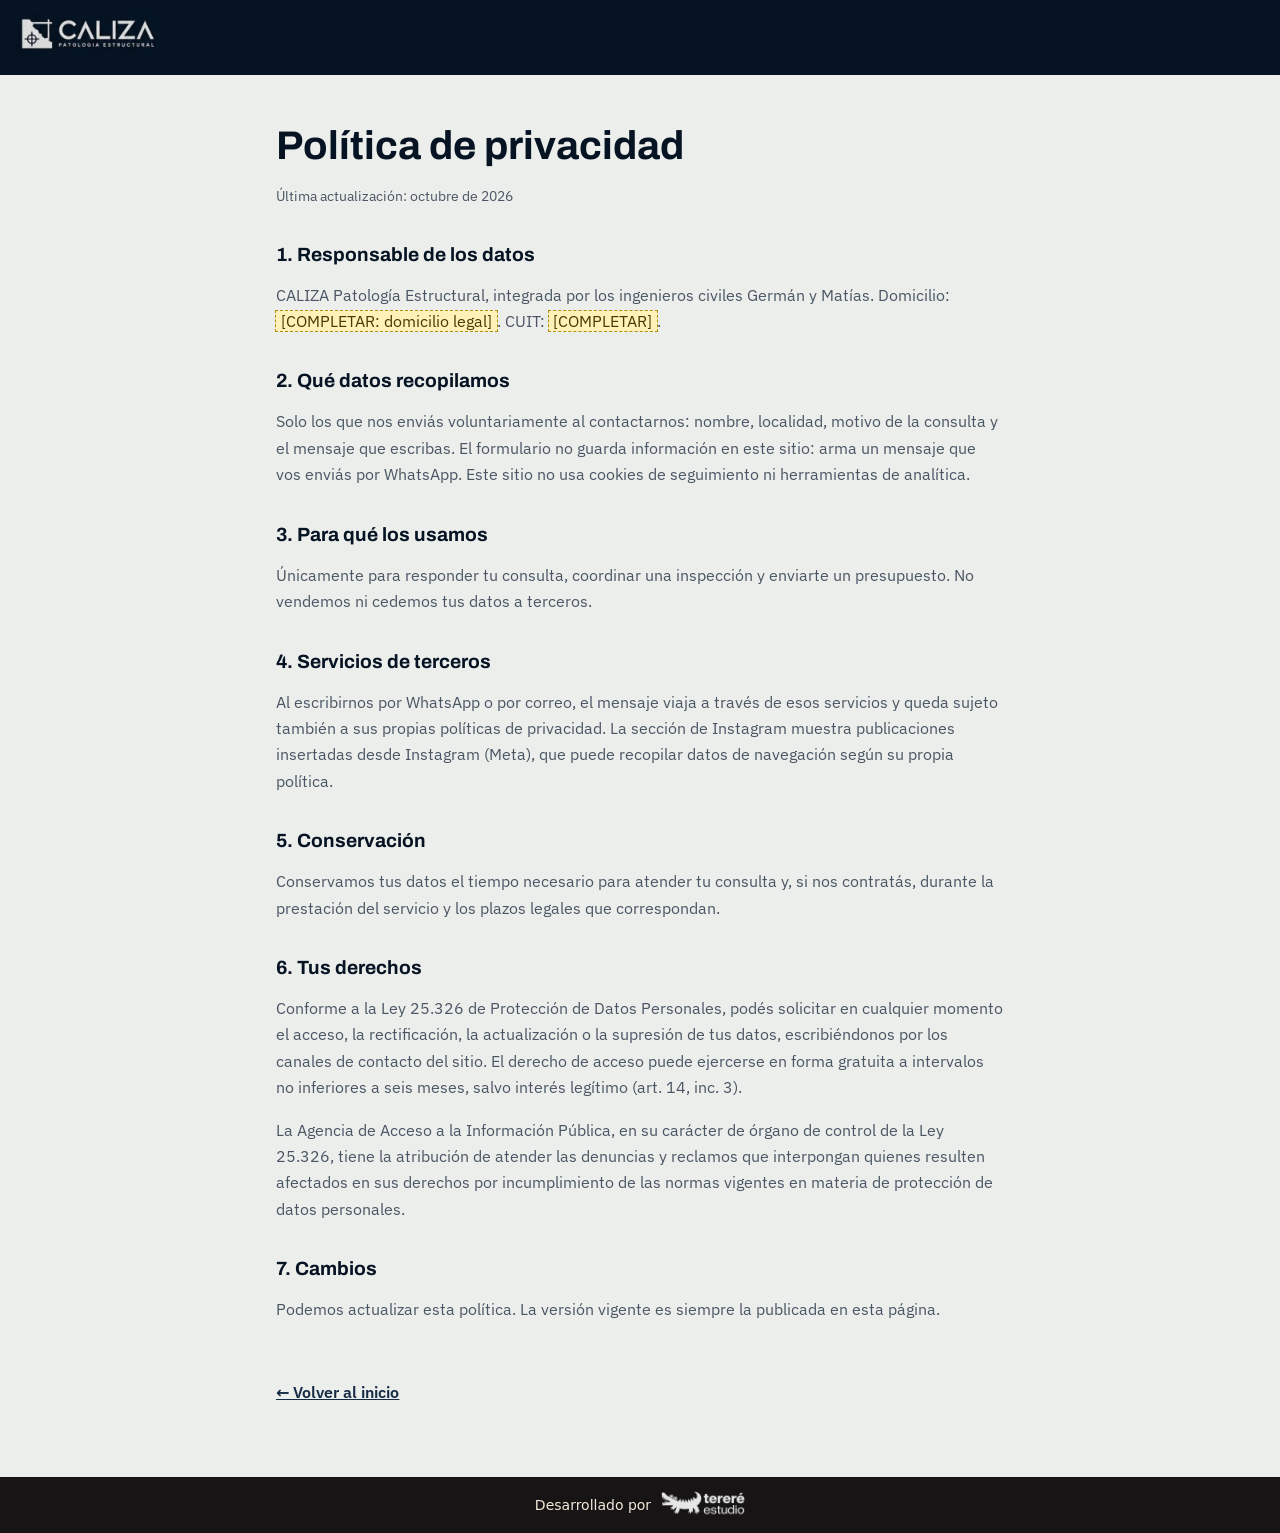
<file: privacidad.html>
<!doctype html>
<html lang="es-AR">
<head>
<meta charset="utf-8">
<meta name="viewport" content="width=device-width, initial-scale=1">
<title>Política de privacidad | CALIZA Patología Estructural</title>
<meta name="description" content="Política de privacidad y tratamiento de datos personales de CALIZA Patología Estructural, conforme a la Ley 25.326.">
<meta name="robots" content="noindex, follow">
<meta name="theme-color" content="#061323">
<link rel="icon" type="image/png" href="assets/img/favicon.png">
<link rel="preload" href="/fonts/archivo-latin-700-normal.woff2" as="font" type="font/woff2" crossorigin>
<link rel="stylesheet" href="/fonts/fonts.css">
<style>
:root{--navy:#061323;--text:#132233;--muted:#4a5664;--line:#cdd3d4;--stone:#eceeec}
*{box-sizing:border-box}
body{margin:0;font-family:"IBM Plex Sans",system-ui,sans-serif;color:var(--text);background:var(--stone);line-height:1.65}
header{background:var(--navy);padding:14px 16px}
header a{display:inline-block}
header img{height:40px;width:auto;display:block}
main{max-width:760px;margin:0 auto;padding:48px 16px 72px}
h1,h2{font-family:"Archivo",system-ui,sans-serif;color:var(--navy);line-height:1.15}
h1{font-size:clamp(1.8rem,1.4rem + 1.6vw,2.5rem);margin:0 0 8px}
h2{font-size:1.2rem;margin:36px 0 8px}
p,li{color:var(--muted)}
.updated{font-size:.9rem}
.todo{background:#fff1b8;color:#4a3a00;padding:0 .3em;outline:1px dashed #b38f00}
a{color:#152b43}
.back{display:inline-block;margin-top:40px;font-weight:600}
/* Firma Tereré Estudio */
.firma-te { background: #161415; padding: 14px 16px; text-align: center; }
.firma-te a { display: inline-flex; align-items: center; gap: 10px; color: #F3E9DA; text-decoration: none; font: 500 14px/1 system-ui, sans-serif; }
.firma-te img { height: 28px; width: auto; opacity: 0.9; }
.firma-te a:hover img, .firma-te a:focus-visible img { opacity: 1; }
.firma-te a:focus-visible { outline: 2px solid #9FBD2B; outline-offset: 4px; }
@media (max-width: 600px) { .firma-te img { height: 24px; } }
</style>
</head>
<body>
<header><a href="./" aria-label="Volver al inicio"><img src="assets/img/caliza-logo-horizontal.webp" alt="CALIZA Patología Estructural" width="720" height="200" loading="eager" fetchpriority="high" decoding="async"></a></header>
<main>
  <h1>Política de privacidad</h1>
  <p class="updated">Última actualización: octubre de 2026</p>

  <h2>1. Responsable de los datos</h2>
  <p>CALIZA Patología Estructural, integrada por los ingenieros civiles Germán y Matías. Domicilio: <span class="todo">[COMPLETAR: domicilio legal]</span>. CUIT: <span class="todo">[COMPLETAR]</span>.</p>

  <h2>2. Qué datos recopilamos</h2>
  <p>Solo los que nos enviás voluntariamente al contactarnos: nombre, localidad, motivo de la consulta y el mensaje que escribas. El formulario no guarda información en este sitio: arma un mensaje que vos enviás por WhatsApp. Este sitio no usa cookies de seguimiento ni herramientas de analítica.</p>

  <h2>3. Para qué los usamos</h2>
  <p>Únicamente para responder tu consulta, coordinar una inspección y enviarte un presupuesto. No vendemos ni cedemos tus datos a terceros.</p>

  <h2>4. Servicios de terceros</h2>
  <p>Al escribirnos por WhatsApp o por correo, el mensaje viaja a través de esos servicios y queda sujeto también a sus propias políticas de privacidad. La sección de Instagram muestra publicaciones insertadas desde Instagram (Meta), que puede recopilar datos de navegación según su propia política.</p>

  <h2>5. Conservación</h2>
  <p>Conservamos tus datos el tiempo necesario para atender tu consulta y, si nos contratás, durante la prestación del servicio y los plazos legales que correspondan.</p>

  <h2>6. Tus derechos</h2>
  <p>Conforme a la Ley 25.326 de Protección de Datos Personales, podés solicitar en cualquier momento el acceso, la rectificación, la actualización o la supresión de tus datos, escribiéndonos por los canales de contacto del sitio. El derecho de acceso puede ejercerse en forma gratuita a intervalos no inferiores a seis meses, salvo interés legítimo (art. 14, inc. 3).</p>
  <p>La Agencia de Acceso a la Información Pública, en su carácter de órgano de control de la Ley 25.326, tiene la atribución de atender las denuncias y reclamos que interpongan quienes resulten afectados en sus derechos por incumplimiento de las normas vigentes en materia de protección de datos personales.</p>

  <h2>7. Cambios</h2>
  <p>Podemos actualizar esta política. La versión vigente es siempre la publicada en esta página.</p>

  <a class="back" href="./">← Volver al inicio</a>
</main>

<!-- Firma Tereré Estudio -->
<div class="firma-te">
  <a href="https://terereestudio.com.ar" rel="noopener">
    <span>Desarrollado por</span>
    <img src="assets/img/firma-terereestudio.webp" width="360" height="120" alt="Tereré Estudio" loading="lazy" decoding="async">
  </a>
</div>
</body>
</html>
</file>
<file: fonts/fonts.css>
/* Tipografías alojadas en el sitio (sin conexión a Google Fonts) */
@font-face{font-family:"Archivo";font-style:normal;font-weight:500;font-display:swap;src:url("/fonts/archivo-latin-500-normal.woff2") format("woff2")}
@font-face{font-family:"Archivo";font-style:normal;font-weight:600;font-display:swap;src:url("/fonts/archivo-latin-600-normal.woff2") format("woff2")}
@font-face{font-family:"Archivo";font-style:normal;font-weight:700;font-display:swap;src:url("/fonts/archivo-latin-700-normal.woff2") format("woff2")}
@font-face{font-family:"Archivo";font-style:normal;font-weight:800;font-display:swap;src:url("/fonts/archivo-latin-800-normal.woff2") format("woff2")}
@font-face{font-family:"IBM Plex Sans";font-style:normal;font-weight:400;font-display:swap;src:url("/fonts/ibm-plex-sans-latin-400-normal.woff2") format("woff2")}
@font-face{font-family:"IBM Plex Sans";font-style:normal;font-weight:500;font-display:swap;src:url("/fonts/ibm-plex-sans-latin-500-normal.woff2") format("woff2")}
@font-face{font-family:"IBM Plex Sans";font-style:normal;font-weight:600;font-display:swap;src:url("/fonts/ibm-plex-sans-latin-600-normal.woff2") format("woff2")}
@font-face{font-family:"IBM Plex Mono";font-style:normal;font-weight:400;font-display:swap;src:url("/fonts/ibm-plex-mono-latin-400-normal.woff2") format("woff2")}
@font-face{font-family:"IBM Plex Mono";font-style:normal;font-weight:500;font-display:swap;src:url("/fonts/ibm-plex-mono-latin-500-normal.woff2") format("woff2")}
</file>
